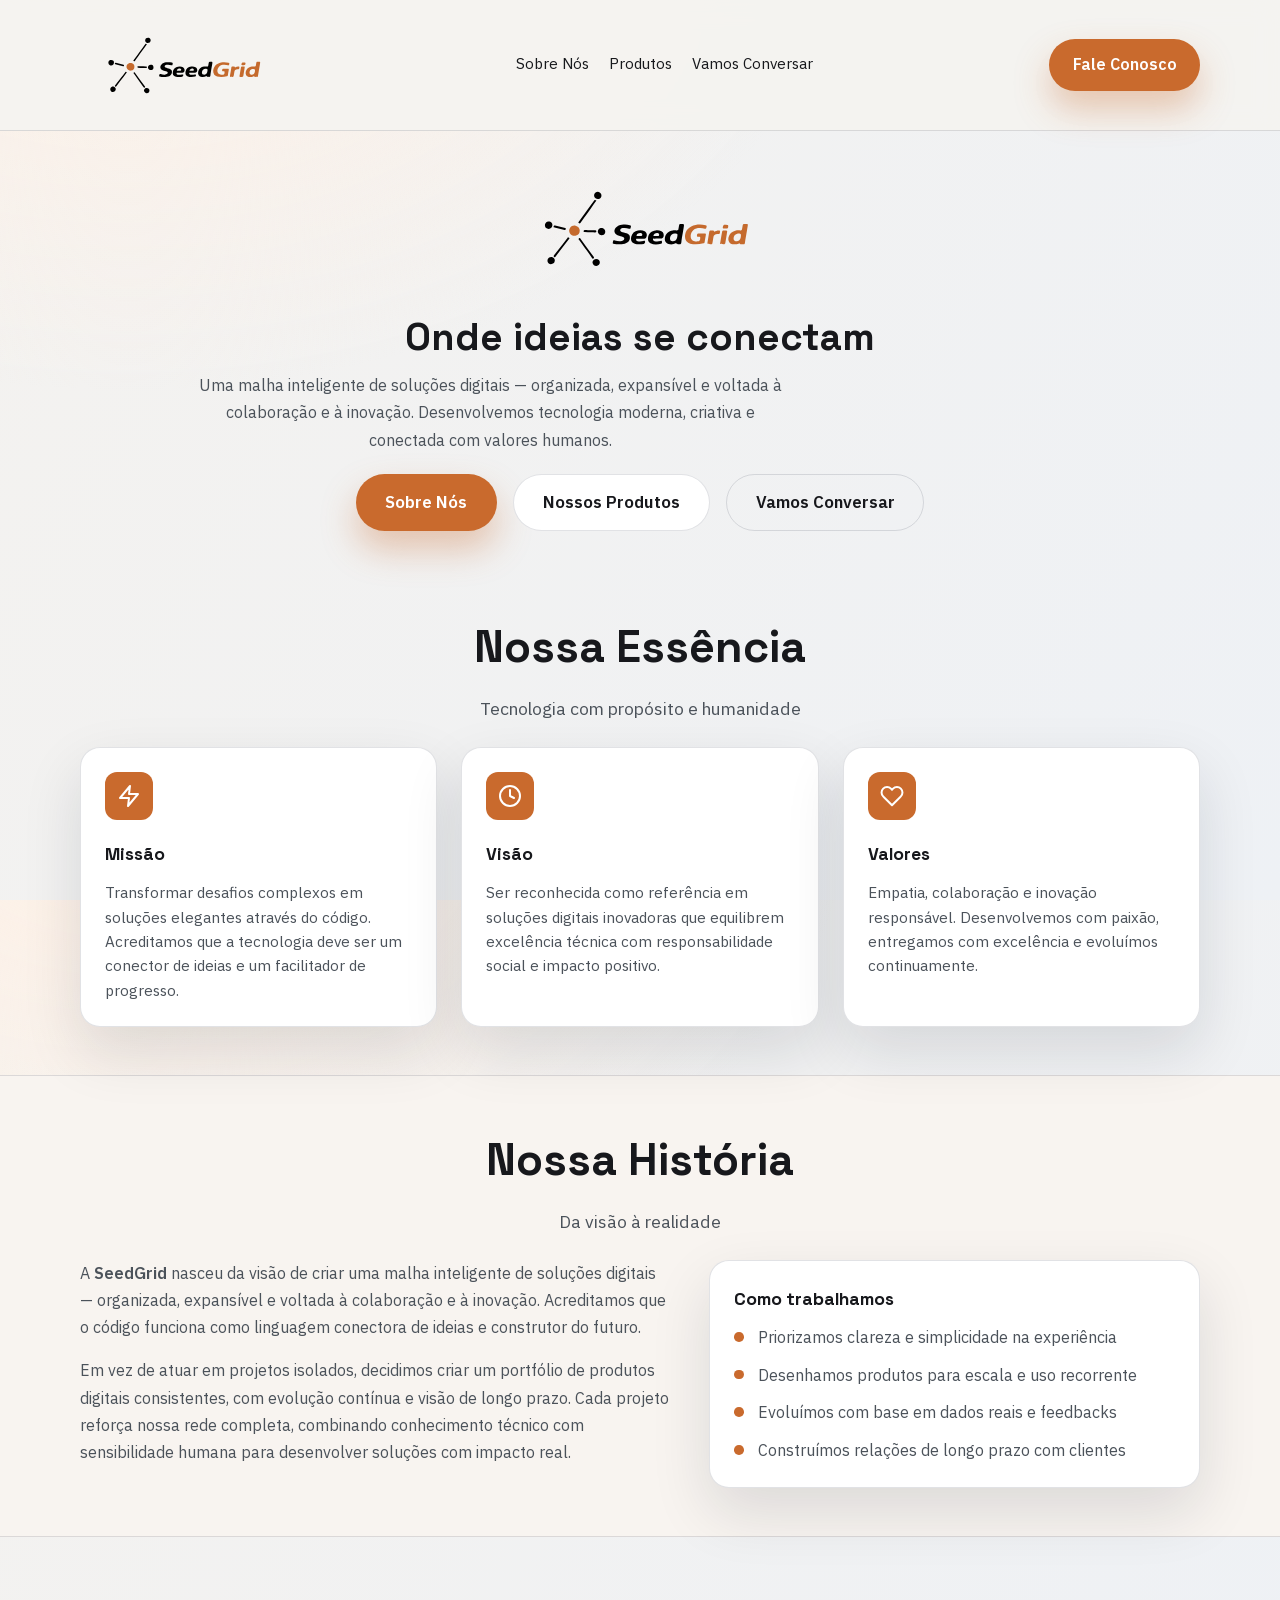
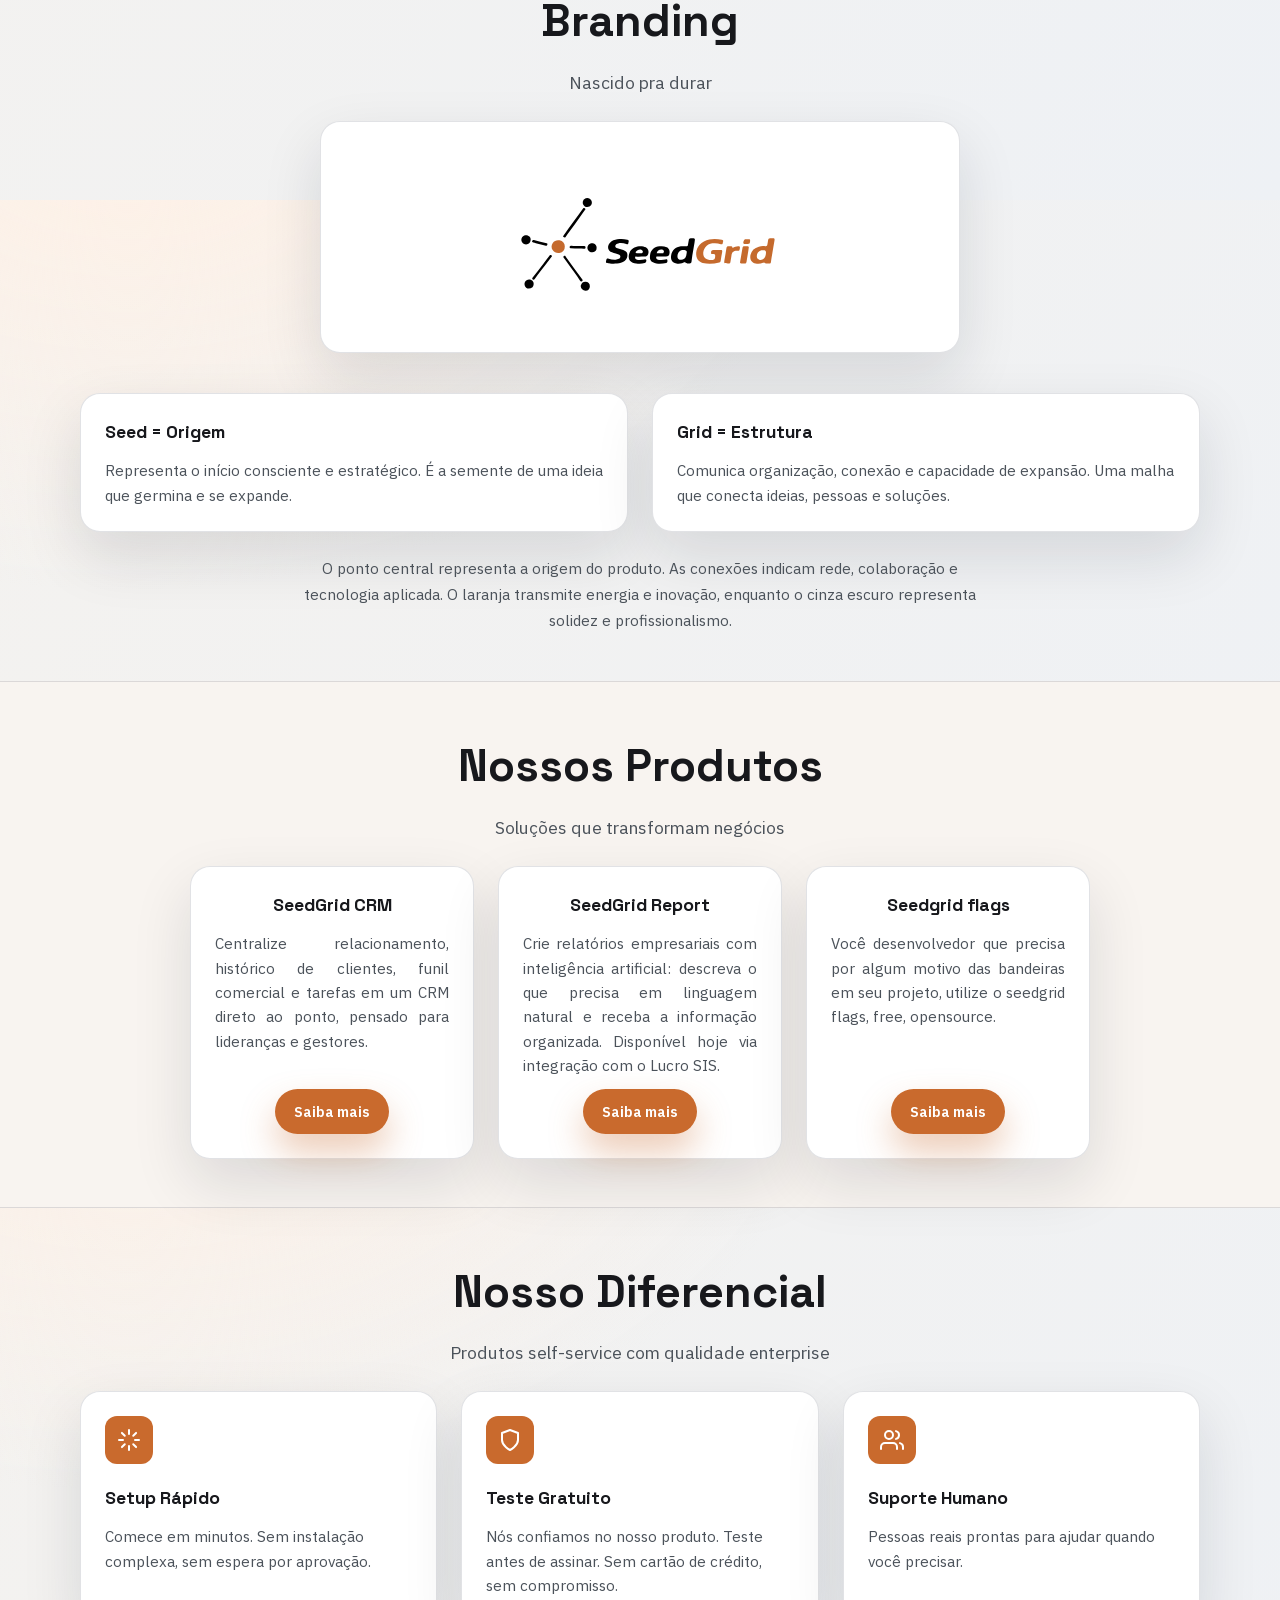
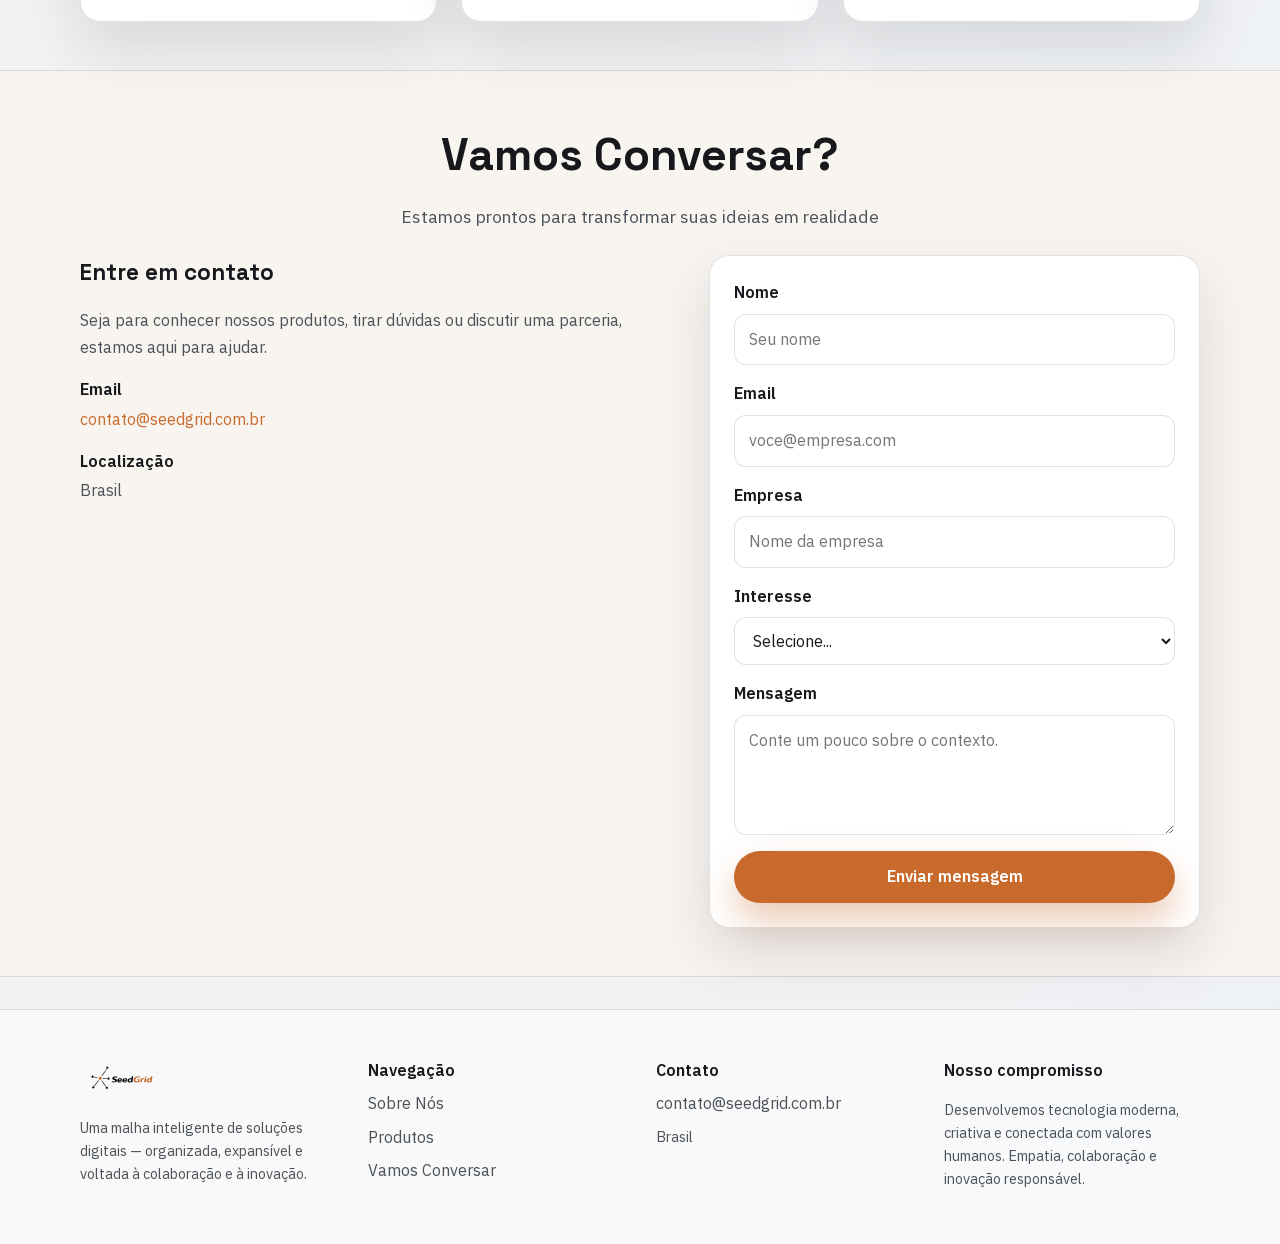
<file: index.html>
<!DOCTYPE html><html lang="pt-BR"><head><meta charSet="utf-8"/><meta name="viewport" content="width=device-width, initial-scale=1"/><link rel="preload" href="/_next/static/media/26d4368bf94c0ec4-s.p.woff2" as="font" crossorigin="" type="font/woff2"/><link rel="preload" href="/_next/static/media/36966cca54120369-s.p.woff2" as="font" crossorigin="" type="font/woff2"/><link rel="preload" as="image" href="/logo-seedgrid.svg"/><link rel="stylesheet" href="/_next/static/css/cdf262632625fcf9.css" data-precedence="next"/><link rel="preload" as="script" fetchPriority="low" href="/_next/static/chunks/webpack-0c88a3da052cc435.js"/><script src="/_next/static/chunks/fd9d1056-dfffb4ae752b51ab.js" async=""></script><script src="/_next/static/chunks/117-11893e0fa8755dac.js" async=""></script><script src="/_next/static/chunks/main-app-fd188bc3b7be9ad1.js" async=""></script><script src="/_next/static/chunks/972-98be7422930b2384.js" async=""></script><script src="/_next/static/chunks/app/page-83b9bbc09eb6d328.js" async=""></script><script src="/_next/static/chunks/app/layout-63b1d04bbe64667a.js" async=""></script><title>SeedGrid | Onde ideias se conectam</title><meta name="description" content="Uma malha inteligente de soluções digitais — organizada, expansível e voltada à colaboração e à inovação."/><link rel="icon" href="/favicon.svg"/><meta name="next-size-adjust"/><script src="/_next/static/chunks/polyfills-42372ed130431b0a.js" noModule=""></script></head><body class="__variable_49a339 __variable_fde359"><div class="page"><header class="site-header"><div class="container header-inner"><a class="logo-link" aria-label="SeedGrid" href="/"><span class="logo"><img src="/logo-seedgrid.svg" alt="SeedGrid" class="logo-img" width="248" height="112"/></span></a><nav class="nav" aria-label="Navegação principal"><a href="/#sobre">Sobre Nós</a><a href="/#produtos">Produtos</a><a href="/#contato">Vamos Conversar</a></nav><div class="header-actions"><a class="btn primary" href="/#contato">Fale Conosco</a></div></div></header><main><section class="hero hero-home"><div class="container hero-center"><div class="animate-in hero-logo"><span class="logo"><img src="/logo-seedgrid.svg" alt="SeedGrid" class="logo-img" width="248" height="112"/></span></div><h1 class="animate-in" style="animation-delay:0.1s">Onde ideias se conectam</h1><p class="hero-subtitle animate-in" style="animation-delay:0.2s">Uma malha inteligente de soluções digitais — organizada, expansível e voltada à colaboração e à inovação. Desenvolvemos tecnologia moderna, criativa e conectada com valores humanos.</p><div class="cta-group animate-in" style="animation-delay:0.3s"><a class="btn primary" href="#sobre">Sobre Nós</a><a class="btn secondary" href="#produtos">Nossos Produtos</a><a class="btn ghost" href="#contato">Vamos Conversar</a></div></div></section><section id="sobre" class="section"><div class="container"><div class="section-head center"><h2 class="section-title-large">Nossa Essência</h2><p class="section-subtitle">Tecnologia com propósito e humanidade</p></div><div class="grid grid-3"><div class="card card-icon animate-in"><div class="card-icon-wrapper"><svg viewBox="0 0 24 24" fill="none" stroke="currentColor" stroke-width="2" stroke-linecap="round" stroke-linejoin="round"><path d="M13 2L3 14h9l-1 8 10-12h-9l1-8z"></path></svg></div><h3>Missão</h3><p>Transformar desafios complexos em soluções elegantes através do código. Acreditamos que a tecnologia deve ser um conector de ideias e um facilitador de progresso.</p></div><div class="card card-icon animate-in" style="animation-delay:0.1s"><div class="card-icon-wrapper"><svg viewBox="0 0 24 24" fill="none" stroke="currentColor" stroke-width="2" stroke-linecap="round" stroke-linejoin="round"><circle cx="12" cy="12" r="10"></circle><polyline points="12 6 12 12 16 14"></polyline></svg></div><h3>Visão</h3><p>Ser reconhecida como referência em soluções digitais inovadoras que equilibrem excelência técnica com responsabilidade social e impacto positivo.</p></div><div class="card card-icon animate-in" style="animation-delay:0.2s"><div class="card-icon-wrapper"><svg viewBox="0 0 24 24" fill="none" stroke="currentColor" stroke-width="2" stroke-linecap="round" stroke-linejoin="round"><path d="M20.84 4.61a5.5 5.5 0 0 0-7.78 0L12 5.67l-1.06-1.06a5.5 5.5 0 0 0-7.78 7.78l1.06 1.06L12 21.23l7.78-7.78 1.06-1.06a5.5 5.5 0 0 0 0-7.78z"></path></svg></div><h3>Valores</h3><p>Empatia, colaboração e inovação responsável. Desenvolvemos com paixão, entregamos com excelência e evoluímos continuamente.</p></div></div></div></section><section id="historia" class="section alt"><div class="container"><div class="section-head center"><h2 class="section-title-large">Nossa História</h2><p class="section-subtitle">Da visão à realidade</p></div><div class="content-split"><div class="content-text"><p>A <strong>SeedGrid</strong> nasceu da visão de criar uma malha inteligente de soluções digitais — organizada, expansível e voltada à colaboração e à inovação. Acreditamos que o código funciona como linguagem conectora de ideias e construtor do futuro.</p><p>Em vez de atuar em projetos isolados, decidimos criar um portfólio de produtos digitais consistentes, com evolução contínua e visão de longo prazo. Cada projeto reforça nossa rede completa, combinando conhecimento técnico com sensibilidade humana para desenvolver soluções com impacto real.</p></div><div class="card"><h3>Como trabalhamos</h3><ul class="list"><li>Priorizamos clareza e simplicidade na experiência</li><li>Desenhamos produtos para escala e uso recorrente</li><li>Evoluímos com base em dados reais e feedbacks</li><li>Construímos relações de longo prazo com clientes</li></ul></div></div></div></section><section id="marca" class="section"><div class="container"><div class="section-head center"><h2 class="section-title-large">Branding</h2><p class="section-subtitle">Nascido pra durar</p></div><div class="brand-content"><div class="brand-logo-display"><span class="logo"><img src="/logo-seedgrid.svg" alt="SeedGrid" class="logo-img" width="248" height="112"/></span></div><div class="brand-explanation"><div class="grid grid-2"><div class="card"><h3>Seed = Origem</h3><p>Representa o início consciente e estratégico. É a semente de uma ideia que germina e se expande.</p></div><div class="card"><h3>Grid = Estrutura</h3><p>Comunica organização, conexão e capacidade de expansão. Uma malha que conecta ideias, pessoas e soluções.</p></div></div><p class="brand-note">O ponto central representa a origem do produto. As conexões indicam rede, colaboração e tecnologia aplicada. O laranja transmite energia e inovação, enquanto o cinza escuro representa solidez e profissionalismo.</p></div></div></div></section><section id="produtos" class="section alt"><div class="container"><div class="section-head center"><h2 class="section-title-large">Nossos Produtos</h2><p class="section-subtitle">Soluções que transformam negócios</p></div><div class="products-grid"><div class="card product-card animate-in" style="animation-delay:0.1s"><div class="product-card-title"><h3>SeedGrid CRM</h3></div><p>Centralize relacionamento, histórico de clientes, funil comercial e tarefas em um CRM direto ao ponto, pensado para lideranças e gestores.</p><a class="btn primary small" href="/produtos/crm/">Saiba mais</a></div><div class="card product-card animate-in" style="animation-delay:0.2s"><div class="product-card-title"><h3>SeedGrid Report</h3></div><p>Crie relatórios empresariais com inteligência artificial: descreva o que precisa em linguagem natural e receba a informação organizada. Disponível hoje via integração com o Lucro SIS.</p><a class="btn primary small" href="/produtos/report/">Saiba mais</a></div><div class="card product-card animate-in" style="animation-delay:0.30000000000000004s"><div class="product-card-title"><h3>Seedgrid flags</h3></div><p>Você desenvolvedor que precisa por algum motivo das bandeiras em seu projeto, utilize o seedgrid flags, free, opensource.</p><a class="btn primary small" target="_blank" rel="noreferrer" href="https://flags.seedgrid.com.br/">Saiba mais</a></div></div></div></section><section id="diferencial" class="section"><div class="container"><div class="section-head center"><h2 class="section-title-large">Nosso Diferencial</h2><p class="section-subtitle">Produtos self-service com qualidade enterprise</p></div><div class="grid grid-3"><div class="card card-icon animate-in"><div class="card-icon-wrapper"><svg viewBox="0 0 24 24" fill="none" stroke="currentColor" stroke-width="2" stroke-linecap="round" stroke-linejoin="round"><path d="M12 2v4M12 18v4M4.93 4.93l2.83 2.83M16.24 16.24l2.83 2.83M2 12h4M18 12h4M4.93 19.07l2.83-2.83M16.24 7.76l2.83-2.83"></path></svg></div><h3>Setup Rápido</h3><p>Comece em minutos. Sem instalação complexa, sem espera por aprovação.</p></div><div class="card card-icon animate-in" style="animation-delay:0.1s"><div class="card-icon-wrapper"><svg viewBox="0 0 24 24" fill="none" stroke="currentColor" stroke-width="2" stroke-linecap="round" stroke-linejoin="round"><path d="M12 22s8-4 8-10V5l-8-3-8 3v7c0 6 8 10 8 10z"></path></svg></div><h3>Teste Gratuito</h3><p>Nós confiamos no nosso produto. Teste antes de assinar. Sem cartão de crédito, sem compromisso.</p></div><div class="card card-icon animate-in" style="animation-delay:0.2s"><div class="card-icon-wrapper"><svg viewBox="0 0 24 24" fill="none" stroke="currentColor" stroke-width="2" stroke-linecap="round" stroke-linejoin="round"><path d="M17 21v-2a4 4 0 0 0-4-4H5a4 4 0 0 0-4 4v2"></path><circle cx="9" cy="7" r="4"></circle><path d="M23 21v-2a4 4 0 0 0-3-3.87M16 3.13a4 4 0 0 1 0 7.75"></path></svg></div><h3>Suporte Humano</h3><p>Pessoas reais prontas para ajudar quando você precisar.</p></div></div></div></section><section id="contato" class="section alt"><div class="container"><div class="section-head center"><h2 class="section-title-large">Vamos Conversar?</h2><p class="section-subtitle">Estamos prontos para transformar suas ideias em realidade</p></div><div class="content-split contact-split"><div class="content-text contact-intro"><h3>Entre em contato</h3><p>Seja para conhecer nossos produtos, tirar dúvidas ou discutir uma parceria, estamos aqui para ajudar.</p><div class="contact-details"><div class="contact-detail"><span class="contact-label">Email</span><a class="contact-value" href="mailto:contato@seedgrid.com.br">contato@seedgrid.com.br</a></div><div class="contact-detail"><span class="contact-label">Localização</span><span class="contact-value">Brasil</span></div></div></div><form class="card form"><div class="field"><label for="nome">Nome</label><input id="nome" type="text" placeholder="Seu nome" name="nome"/></div><div class="field"><label for="email">Email</label><input id="email" type="email" placeholder="voce@empresa.com" name="email"/></div><div class="field"><label for="empresa">Empresa</label><input id="empresa" type="text" placeholder="Nome da empresa" name="empresa"/></div><div class="field"><label for="interesse">Interesse</label><select id="interesse" name="interesse"><option value="" disabled="" selected="">Selecione...</option><option value="demo">Solicitar demonstracao</option><option value="comercial">Falar com o comercial</option><option value="parceria">Parcerias e canais</option></select></div><div class="field"><label for="mensagem">Mensagem</label><textarea id="mensagem" name="mensagem" placeholder="Conte um pouco sobre o contexto."></textarea></div><button class="btn primary" type="submit">Enviar mensagem</button></form></div></div></section></main><footer class="site-footer"><div class="container footer-grid"><div><span class="logo"><img src="/logo-seedgrid.svg" alt="SeedGrid" class="logo-img" width="248" height="112"/></span><p class="footer-note">Uma malha inteligente de soluções digitais — organizada, expansível e voltada à colaboração e à inovação.</p></div><div><span class="footer-title">Navegação</span><div class="footer-links"><a href="/#sobre">Sobre Nós</a><a href="/#produtos">Produtos</a><a href="/#contato">Vamos Conversar</a></div></div><div><span class="footer-title">Contato</span><div class="footer-links"><a href="mailto:contato@seedgrid.com.br">contato@seedgrid.com.br</a><span class="footer-note">Brasil</span></div></div><div><span class="footer-title">Nosso compromisso</span><p class="footer-note">Desenvolvemos tecnologia moderna, criativa e conectada com valores humanos. Empatia, colaboração e inovação responsável.</p></div></div></footer></div><script src="/_next/static/chunks/webpack-0c88a3da052cc435.js" async=""></script><script>(self.__next_f=self.__next_f||[]).push([0]);self.__next_f.push([2,null])</script><script>self.__next_f.push([1,"1:HL[\"/_next/static/media/26d4368bf94c0ec4-s.p.woff2\",\"font\",{\"crossOrigin\":\"\",\"type\":\"font/woff2\"}]\n2:HL[\"/_next/static/media/36966cca54120369-s.p.woff2\",\"font\",{\"crossOrigin\":\"\",\"type\":\"font/woff2\"}]\n3:HL[\"/_next/static/css/cdf262632625fcf9.css\",\"style\"]\n"])</script><script>self.__next_f.push([1,"4:I[2846,[],\"\"]\n6:I[2972,[\"972\",\"static/chunks/972-98be7422930b2384.js\",\"931\",\"static/chunks/app/page-83b9bbc09eb6d328.js\"],\"\"]\n7:I[6970,[\"972\",\"static/chunks/972-98be7422930b2384.js\",\"185\",\"static/chunks/app/layout-63b1d04bbe64667a.js\"],\"default\"]\n8:I[4707,[],\"\"]\n9:I[6423,[],\"\"]\nb:I[1060,[],\"\"]\nc:[]\n"])</script><script>self.__next_f.push([1,"0:[\"$\",\"$L4\",null,{\"buildId\":\"IyWxa4U4KtD20ENsdDyJ3\",\"assetPrefix\":\"\",\"urlParts\":[\"\",\"\"],\"initialTree\":[\"\",{\"children\":[\"__PAGE__\",{}]},\"$undefined\",\"$undefined\",true],\"initialSeedData\":[\"\",{\"children\":[\"__PAGE__\",{},[[\"$L5\",[[\"$\",\"section\",null,{\"className\":\"hero hero-home\",\"children\":[\"$\",\"div\",null,{\"className\":\"container hero-center\",\"children\":[[\"$\",\"div\",null,{\"className\":\"animate-in hero-logo\",\"children\":[\"$\",\"span\",null,{\"className\":\"logo\",\"children\":[\"$\",\"img\",null,{\"src\":\"/logo-seedgrid.svg\",\"alt\":\"SeedGrid\",\"className\":\"logo-img\",\"width\":\"248\",\"height\":\"112\"}]}]}],[\"$\",\"h1\",null,{\"className\":\"animate-in\",\"style\":{\"animationDelay\":\"0.1s\"},\"children\":\"Onde ideias se conectam\"}],[\"$\",\"p\",null,{\"className\":\"hero-subtitle animate-in\",\"style\":{\"animationDelay\":\"0.2s\"},\"children\":\"Uma malha inteligente de soluções digitais — organizada, expansível e voltada à colaboração e à inovação. Desenvolvemos tecnologia moderna, criativa e conectada com valores humanos.\"}],[\"$\",\"div\",null,{\"className\":\"cta-group animate-in\",\"style\":{\"animationDelay\":\"0.3s\"},\"children\":[[\"$\",\"a\",null,{\"className\":\"btn primary\",\"href\":\"#sobre\",\"children\":\"Sobre Nós\"}],[\"$\",\"a\",null,{\"className\":\"btn secondary\",\"href\":\"#produtos\",\"children\":\"Nossos Produtos\"}],[\"$\",\"a\",null,{\"className\":\"btn ghost\",\"href\":\"#contato\",\"children\":\"Vamos Conversar\"}]]}]]}]}],[\"$\",\"section\",null,{\"id\":\"sobre\",\"className\":\"section\",\"children\":[\"$\",\"div\",null,{\"className\":\"container\",\"children\":[[\"$\",\"div\",null,{\"className\":\"section-head center\",\"children\":[[\"$\",\"h2\",null,{\"className\":\"section-title-large\",\"children\":\"Nossa Essência\"}],[\"$\",\"p\",null,{\"className\":\"section-subtitle\",\"children\":\"Tecnologia com propósito e humanidade\"}]]}],[\"$\",\"div\",null,{\"className\":\"grid grid-3\",\"children\":[[\"$\",\"div\",null,{\"className\":\"card card-icon animate-in\",\"children\":[[\"$\",\"div\",null,{\"className\":\"card-icon-wrapper\",\"children\":[\"$\",\"svg\",null,{\"viewBox\":\"0 0 24 24\",\"fill\":\"none\",\"stroke\":\"currentColor\",\"strokeWidth\":\"2\",\"strokeLinecap\":\"round\",\"strokeLinejoin\":\"round\",\"children\":[\"$\",\"path\",null,{\"d\":\"M13 2L3 14h9l-1 8 10-12h-9l1-8z\"}]}]}],[\"$\",\"h3\",null,{\"children\":\"Missão\"}],[\"$\",\"p\",null,{\"children\":\"Transformar desafios complexos em soluções elegantes através do código. Acreditamos que a tecnologia deve ser um conector de ideias e um facilitador de progresso.\"}]]}],[\"$\",\"div\",null,{\"className\":\"card card-icon animate-in\",\"style\":{\"animationDelay\":\"0.1s\"},\"children\":[[\"$\",\"div\",null,{\"className\":\"card-icon-wrapper\",\"children\":[\"$\",\"svg\",null,{\"viewBox\":\"0 0 24 24\",\"fill\":\"none\",\"stroke\":\"currentColor\",\"strokeWidth\":\"2\",\"strokeLinecap\":\"round\",\"strokeLinejoin\":\"round\",\"children\":[[\"$\",\"circle\",null,{\"cx\":\"12\",\"cy\":\"12\",\"r\":\"10\"}],[\"$\",\"polyline\",null,{\"points\":\"12 6 12 12 16 14\"}]]}]}],[\"$\",\"h3\",null,{\"children\":\"Visão\"}],[\"$\",\"p\",null,{\"children\":\"Ser reconhecida como referência em soluções digitais inovadoras que equilibrem excelência técnica com responsabilidade social e impacto positivo.\"}]]}],[\"$\",\"div\",null,{\"className\":\"card card-icon animate-in\",\"style\":{\"animationDelay\":\"0.2s\"},\"children\":[[\"$\",\"div\",null,{\"className\":\"card-icon-wrapper\",\"children\":[\"$\",\"svg\",null,{\"viewBox\":\"0 0 24 24\",\"fill\":\"none\",\"stroke\":\"currentColor\",\"strokeWidth\":\"2\",\"strokeLinecap\":\"round\",\"strokeLinejoin\":\"round\",\"children\":[\"$\",\"path\",null,{\"d\":\"M20.84 4.61a5.5 5.5 0 0 0-7.78 0L12 5.67l-1.06-1.06a5.5 5.5 0 0 0-7.78 7.78l1.06 1.06L12 21.23l7.78-7.78 1.06-1.06a5.5 5.5 0 0 0 0-7.78z\"}]}]}],[\"$\",\"h3\",null,{\"children\":\"Valores\"}],[\"$\",\"p\",null,{\"children\":\"Empatia, colaboração e inovação responsável. Desenvolvemos com paixão, entregamos com excelência e evoluímos continuamente.\"}]]}]]}]]}]}],[\"$\",\"section\",null,{\"id\":\"historia\",\"className\":\"section alt\",\"children\":[\"$\",\"div\",null,{\"className\":\"container\",\"children\":[[\"$\",\"div\",null,{\"className\":\"section-head center\",\"children\":[[\"$\",\"h2\",null,{\"className\":\"section-title-large\",\"children\":\"Nossa História\"}],[\"$\",\"p\",null,{\"className\":\"section-subtitle\",\"children\":\"Da visão à realidade\"}]]}],[\"$\",\"div\",null,{\"className\":\"content-split\",\"children\":[[\"$\",\"div\",null,{\"className\":\"content-text\",\"children\":[[\"$\",\"p\",null,{\"children\":[\"A \",[\"$\",\"strong\",null,{\"children\":\"SeedGrid\"}],\" nasceu da visão de criar uma malha inteligente de soluções digitais — organizada, expansível e voltada à colaboração e à inovação. Acreditamos que o código funciona como linguagem conectora de ideias e construtor do futuro.\"]}],[\"$\",\"p\",null,{\"children\":\"Em vez de atuar em projetos isolados, decidimos criar um portfólio de produtos digitais consistentes, com evolução contínua e visão de longo prazo. Cada projeto reforça nossa rede completa, combinando conhecimento técnico com sensibilidade humana para desenvolver soluções com impacto real.\"}]]}],[\"$\",\"div\",null,{\"className\":\"card\",\"children\":[[\"$\",\"h3\",null,{\"children\":\"Como trabalhamos\"}],[\"$\",\"ul\",null,{\"className\":\"list\",\"children\":[[\"$\",\"li\",null,{\"children\":\"Priorizamos clareza e simplicidade na experiência\"}],[\"$\",\"li\",null,{\"children\":\"Desenhamos produtos para escala e uso recorrente\"}],[\"$\",\"li\",null,{\"children\":\"Evoluímos com base em dados reais e feedbacks\"}],[\"$\",\"li\",null,{\"children\":\"Construímos relações de longo prazo com clientes\"}]]}]]}]]}]]}]}],[\"$\",\"section\",null,{\"id\":\"marca\",\"className\":\"section\",\"children\":[\"$\",\"div\",null,{\"className\":\"container\",\"children\":[[\"$\",\"div\",null,{\"className\":\"section-head center\",\"children\":[[\"$\",\"h2\",null,{\"className\":\"section-title-large\",\"children\":\"Branding\"}],[\"$\",\"p\",null,{\"className\":\"section-subtitle\",\"children\":\"Nascido pra durar\"}]]}],[\"$\",\"div\",null,{\"className\":\"brand-content\",\"children\":[[\"$\",\"div\",null,{\"className\":\"brand-logo-display\",\"children\":[\"$\",\"span\",null,{\"className\":\"logo\",\"children\":[\"$\",\"img\",null,{\"src\":\"/logo-seedgrid.svg\",\"alt\":\"SeedGrid\",\"className\":\"logo-img\",\"width\":\"248\",\"height\":\"112\"}]}]}],[\"$\",\"div\",null,{\"className\":\"brand-explanation\",\"children\":[[\"$\",\"div\",null,{\"className\":\"grid grid-2\",\"children\":[[\"$\",\"div\",null,{\"className\":\"card\",\"children\":[[\"$\",\"h3\",null,{\"children\":\"Seed = Origem\"}],[\"$\",\"p\",null,{\"children\":\"Representa o início consciente e estratégico. É a semente de uma ideia que germina e se expande.\"}]]}],[\"$\",\"div\",null,{\"className\":\"card\",\"children\":[[\"$\",\"h3\",null,{\"children\":\"Grid = Estrutura\"}],[\"$\",\"p\",null,{\"children\":\"Comunica organização, conexão e capacidade de expansão. Uma malha que conecta ideias, pessoas e soluções.\"}]]}]]}],[\"$\",\"p\",null,{\"className\":\"brand-note\",\"children\":\"O ponto central representa a origem do produto. As conexões indicam rede, colaboração e tecnologia aplicada. O laranja transmite energia e inovação, enquanto o cinza escuro representa solidez e profissionalismo.\"}]]}]]}]]}]}],[\"$\",\"section\",null,{\"id\":\"produtos\",\"className\":\"section alt\",\"children\":[\"$\",\"div\",null,{\"className\":\"container\",\"children\":[[\"$\",\"div\",null,{\"className\":\"section-head center\",\"children\":[[\"$\",\"h2\",null,{\"className\":\"section-title-large\",\"children\":\"Nossos Produtos\"}],[\"$\",\"p\",null,{\"className\":\"section-subtitle\",\"children\":\"Soluções que transformam negócios\"}]]}],[\"$\",\"div\",null,{\"className\":\"products-grid\",\"children\":[[\"$\",\"div\",\"crm\",{\"className\":\"card product-card animate-in\",\"style\":{\"animationDelay\":\"0.1s\"},\"children\":[[\"$\",\"div\",null,{\"className\":\"product-card-title\",\"children\":[false,[\"$\",\"h3\",null,{\"children\":\"SeedGrid CRM\"}]]}],[\"$\",\"p\",null,{\"children\":\"Centralize relacionamento, histórico de clientes, funil comercial e tarefas em um CRM direto ao ponto, pensado para lideranças e gestores.\"}],[\"$\",\"$L6\",null,{\"className\":\"btn primary small\",\"href\":\"/produtos/crm\",\"target\":\"$undefined\",\"rel\":\"$undefined\",\"children\":\"Saiba mais\"}]]}],[\"$\",\"div\",\"report\",{\"className\":\"card product-card animate-in\",\"style\":{\"animationDelay\":\"0.2s\"},\"children\":[[\"$\",\"div\",null,{\"className\":\"product-card-title\",\"children\":[false,[\"$\",\"h3\",null,{\"children\":\"SeedGrid Report\"}]]}],[\"$\",\"p\",null,{\"children\":\"Crie relatórios empresariais com inteligência artificial: descreva o que precisa em linguagem natural e receba a informação organizada. Disponível hoje via integração com o Lucro SIS.\"}],[\"$\",\"$L6\",null,{\"className\":\"btn primary small\",\"href\":\"/produtos/report\",\"target\":\"$undefined\",\"rel\":\"$undefined\",\"children\":\"Saiba mais\"}]]}],[\"$\",\"div\",\"flags\",{\"className\":\"card product-card animate-in\",\"style\":{\"animationDelay\":\"0.30000000000000004s\"},\"children\":[[\"$\",\"div\",null,{\"className\":\"product-card-title\",\"children\":[false,[\"$\",\"h3\",null,{\"children\":\"Seedgrid flags\"}]]}],[\"$\",\"p\",null,{\"children\":\"Você desenvolvedor que precisa por algum motivo das bandeiras em seu projeto, utilize o seedgrid flags, free, opensource.\"}],[\"$\",\"$L6\",null,{\"className\":\"btn primary small\",\"href\":\"https://flags.seedgrid.com.br/\",\"target\":\"_blank\",\"rel\":\"noreferrer\",\"children\":\"Saiba mais\"}]]}]]}]]}]}],[\"$\",\"section\",null,{\"id\":\"diferencial\",\"className\":\"section\",\"children\":[\"$\",\"div\",null,{\"className\":\"container\",\"children\":[[\"$\",\"div\",null,{\"className\":\"section-head center\",\"children\":[[\"$\",\"h2\",null,{\"className\":\"section-title-large\",\"children\":\"Nosso Diferencial\"}],[\"$\",\"p\",null,{\"className\":\"section-subtitle\",\"children\":\"Produtos self-service com qualidade enterprise\"}]]}],[\"$\",\"div\",null,{\"className\":\"grid grid-3\",\"children\":[[\"$\",\"div\",null,{\"className\":\"card card-icon animate-in\",\"children\":[[\"$\",\"div\",null,{\"className\":\"card-icon-wrapper\",\"children\":[\"$\",\"svg\",null,{\"viewBox\":\"0 0 24 24\",\"fill\":\"none\",\"stroke\":\"currentColor\",\"strokeWidth\":\"2\",\"strokeLinecap\":\"round\",\"strokeLinejoin\":\"round\",\"children\":[\"$\",\"path\",null,{\"d\":\"M12 2v4M12 18v4M4.93 4.93l2.83 2.83M16.24 16.24l2.83 2.83M2 12h4M18 12h4M4.93 19.07l2.83-2.83M16.24 7.76l2.83-2.83\"}]}]}],[\"$\",\"h3\",null,{\"children\":\"Setup Rápido\"}],[\"$\",\"p\",null,{\"children\":\"Comece em minutos. Sem instalação complexa, sem espera por aprovação.\"}]]}],[\"$\",\"div\",null,{\"className\":\"card card-icon animate-in\",\"style\":{\"animationDelay\":\"0.1s\"},\"children\":[[\"$\",\"div\",null,{\"className\":\"card-icon-wrapper\",\"children\":[\"$\",\"svg\",null,{\"viewBox\":\"0 0 24 24\",\"fill\":\"none\",\"stroke\":\"currentColor\",\"strokeWidth\":\"2\",\"strokeLinecap\":\"round\",\"strokeLinejoin\":\"round\",\"children\":[\"$\",\"path\",null,{\"d\":\"M12 22s8-4 8-10V5l-8-3-8 3v7c0 6 8 10 8 10z\"}]}]}],[\"$\",\"h3\",null,{\"children\":\"Teste Gratuito\"}],[\"$\",\"p\",null,{\"children\":\"Nós confiamos no nosso produto. Teste antes de assinar. Sem cartão de crédito, sem compromisso.\"}]]}],[\"$\",\"div\",null,{\"className\":\"card card-icon animate-in\",\"style\":{\"animationDelay\":\"0.2s\"},\"children\":[[\"$\",\"div\",null,{\"className\":\"card-icon-wrapper\",\"children\":[\"$\",\"svg\",null,{\"viewBox\":\"0 0 24 24\",\"fill\":\"none\",\"stroke\":\"currentColor\",\"strokeWidth\":\"2\",\"strokeLinecap\":\"round\",\"strokeLinejoin\":\"round\",\"children\":[[\"$\",\"path\",null,{\"d\":\"M17 21v-2a4 4 0 0 0-4-4H5a4 4 0 0 0-4 4v2\"}],[\"$\",\"circle\",null,{\"cx\":\"9\",\"cy\":\"7\",\"r\":\"4\"}],[\"$\",\"path\",null,{\"d\":\"M23 21v-2a4 4 0 0 0-3-3.87M16 3.13a4 4 0 0 1 0 7.75\"}]]}]}],[\"$\",\"h3\",null,{\"children\":\"Suporte Humano\"}],[\"$\",\"p\",null,{\"children\":\"Pessoas reais prontas para ajudar quando você precisar.\"}]]}]]}]]}]}],[\"$\",\"section\",null,{\"id\":\"contato\",\"className\":\"section alt\",\"children\":[\"$\",\"div\",null,{\"className\":\"container\",\"children\":[[\"$\",\"div\",null,{\"className\":\"section-head center\",\"children\":[[\"$\",\"h2\",null,{\"className\":\"section-title-large\",\"children\":\"Vamos Conversar?\"}],[\"$\",\"p\",null,{\"className\":\"section-subtitle\",\"children\":\"Estamos prontos para transformar suas ideias em realidade\"}]]}],[\"$\",\"div\",null,{\"className\":\"content-split contact-split\",\"children\":[[\"$\",\"div\",null,{\"className\":\"content-text contact-intro\",\"children\":[[\"$\",\"h3\",null,{\"children\":\"Entre em contato\"}],[\"$\",\"p\",null,{\"children\":\"Seja para conhecer nossos produtos, tirar dúvidas ou discutir uma parceria, estamos aqui para ajudar.\"}],[\"$\",\"div\",null,{\"className\":\"contact-details\",\"children\":[[\"$\",\"div\",null,{\"className\":\"contact-detail\",\"children\":[[\"$\",\"span\",null,{\"className\":\"contact-label\",\"children\":\"Email\"}],[\"$\",\"a\",null,{\"className\":\"contact-value\",\"href\":\"mailto:contato@seedgrid.com.br\",\"children\":\"contato@seedgrid.com.br\"}]]}],[\"$\",\"div\",null,{\"className\":\"contact-detail\",\"children\":[[\"$\",\"span\",null,{\"className\":\"contact-label\",\"children\":\"Localização\"}],[\"$\",\"span\",null,{\"className\":\"contact-value\",\"children\":\"Brasil\"}]]}]]}]]}],[\"$\",\"form\",null,{\"className\":\"card form\",\"children\":[[\"$\",\"div\",null,{\"className\":\"field\",\"children\":[[\"$\",\"label\",null,{\"htmlFor\":\"nome\",\"children\":\"Nome\"}],[\"$\",\"input\",null,{\"id\":\"nome\",\"name\":\"nome\",\"type\":\"text\",\"placeholder\":\"Seu nome\"}]]}],[\"$\",\"div\",null,{\"className\":\"field\",\"children\":[[\"$\",\"label\",null,{\"htmlFor\":\"email\",\"children\":\"Email\"}],[\"$\",\"input\",null,{\"id\":\"email\",\"name\":\"email\",\"type\":\"email\",\"placeholder\":\"voce@empresa.com\"}]]}],[\"$\",\"div\",null,{\"className\":\"field\",\"children\":[[\"$\",\"label\",null,{\"htmlFor\":\"empresa\",\"children\":\"Empresa\"}],[\"$\",\"input\",null,{\"id\":\"empresa\",\"name\":\"empresa\",\"type\":\"text\",\"placeholder\":\"Nome da empresa\"}]]}],[\"$\",\"div\",null,{\"className\":\"field\",\"children\":[[\"$\",\"label\",null,{\"htmlFor\":\"interesse\",\"children\":\"Interesse\"}],[\"$\",\"select\",null,{\"id\":\"interesse\",\"name\":\"interesse\",\"defaultValue\":\"\",\"children\":[[\"$\",\"option\",null,{\"value\":\"\",\"disabled\":true,\"children\":\"Selecione...\"}],[\"$\",\"option\",null,{\"value\":\"demo\",\"children\":\"Solicitar demonstracao\"}],[\"$\",\"option\",null,{\"value\":\"comercial\",\"children\":\"Falar com o comercial\"}],[\"$\",\"option\",null,{\"value\":\"parceria\",\"children\":\"Parcerias e canais\"}]]}]]}],[\"$\",\"div\",null,{\"className\":\"field\",\"children\":[[\"$\",\"label\",null,{\"htmlFor\":\"mensagem\",\"children\":\"Mensagem\"}],[\"$\",\"textarea\",null,{\"id\":\"mensagem\",\"name\":\"mensagem\",\"placeholder\":\"Conte um pouco sobre o contexto.\"}]]}],[\"$\",\"button\",null,{\"className\":\"btn primary\",\"type\":\"submit\",\"children\":\"Enviar mensagem\"}]]}]]}]]}]}]],null],null],null]},[[[[\"$\",\"link\",\"0\",{\"rel\":\"stylesheet\",\"href\":\"/_next/static/css/cdf262632625fcf9.css\",\"precedence\":\"next\",\"crossOrigin\":\"$undefined\"}]],[\"$\",\"html\",null,{\"lang\":\"pt-BR\",\"children\":[\"$\",\"body\",null,{\"className\":\"__variable_49a339 __variable_fde359\",\"children\":[\"$\",\"div\",null,{\"className\":\"page\",\"children\":[[\"$\",\"$L7\",null,{}],[\"$\",\"header\",null,{\"className\":\"site-header\",\"children\":[\"$\",\"div\",null,{\"className\":\"container header-inner\",\"children\":[[\"$\",\"$L6\",null,{\"className\":\"logo-link\",\"href\":\"/\",\"aria-label\":\"SeedGrid\",\"children\":[\"$\",\"span\",null,{\"className\":\"logo\",\"children\":[\"$\",\"img\",null,{\"src\":\"/logo-seedgrid.svg\",\"alt\":\"SeedGrid\",\"className\":\"logo-img\",\"width\":\"248\",\"height\":\"112\"}]}]}],[\"$\",\"nav\",null,{\"className\":\"nav\",\"aria-label\":\"Navegação principal\",\"children\":[[\"$\",\"a\",null,{\"href\":\"/#sobre\",\"children\":\"Sobre Nós\"}],[\"$\",\"a\",null,{\"href\":\"/#produtos\",\"children\":\"Produtos\"}],[\"$\",\"a\",null,{\"href\":\"/#contato\",\"children\":\"Vamos Conversar\"}]]}],[\"$\",\"div\",null,{\"className\":\"header-actions\",\"children\":[\"$\",\"a\",null,{\"className\":\"btn primary\",\"href\":\"/#contato\",\"children\":\"Fale Conosco\"}]}]]}]}],[\"$\",\"main\",null,{\"children\":[\"$\",\"$L8\",null,{\"parallelRouterKey\":\"children\",\"segmentPath\":[\"children\"],\"error\":\"$undefined\",\"errorStyles\":\"$undefined\",\"errorScripts\":\"$undefined\",\"template\":[\"$\",\"$L9\",null,{}],\"templateStyles\":\"$undefined\",\"templateScripts\":\"$undefined\",\"notFound\":[[\"$\",\"title\",null,{\"children\":\"404: This page could not be found.\"}],[\"$\",\"div\",null,{\"style\":{\"fontFamily\":\"system-ui,\\\"Segoe UI\\\",Roboto,Helvetica,Arial,sans-serif,\\\"Apple Color Emoji\\\",\\\"Segoe UI Emoji\\\"\",\"height\":\"100vh\",\"textAlign\":\"center\",\"display\":\"flex\",\"flexDirection\":\"column\",\"alignItems\":\"center\",\"justifyContent\":\"center\"},\"children\":[\"$\",\"div\",null,{\"children\":[[\"$\",\"style\",null,{\"dangerouslySetInnerHTML\":{\"__html\":\"body{color:#000;background:#fff;margin:0}.next-error-h1{border-right:1px solid rgba(0,0,0,.3)}@media (prefers-color-scheme:dark){body{color:#fff;background:#000}.next-error-h1{border-right:1px solid rgba(255,255,255,.3)}}\"}}],[\"$\",\"h1\",null,{\"className\":\"next-error-h1\",\"style\":{\"display\":\"inline-block\",\"margin\":\"0 20px 0 0\",\"padding\":\"0 23px 0 0\",\"fontSize\":24,\"fontWeight\":500,\"verticalAlign\":\"top\",\"lineHeight\":\"49px\"},\"children\":\"404\"}],[\"$\",\"div\",null,{\"style\":{\"display\":\"inline-block\"},\"children\":[\"$\",\"h2\",null,{\"style\":{\"fontSize\":14,\"fontWeight\":400,\"lineHeight\":\"49px\",\"margin\":0},\"children\":\"This page could not be found.\"}]}]]}]}]],\"notFoundStyles\":[]}]}],[\"$\",\"footer\",null,{\"className\":\"site-footer\",\"children\":[\"$\",\"div\",null,{\"className\":\"container footer-grid\",\"children\":[[\"$\",\"div\",null,{\"children\":[[\"$\",\"span\",null,{\"className\":\"logo\",\"children\":[\"$\",\"img\",null,{\"src\":\"/logo-seedgrid.svg\",\"alt\":\"SeedGrid\",\"className\":\"logo-img\",\"width\":\"248\",\"height\":\"112\"}]}],[\"$\",\"p\",null,{\"className\":\"footer-note\",\"children\":\"Uma malha inteligente de soluções digitais — organizada, expansível e voltada à colaboração e à inovação.\"}]]}],[\"$\",\"div\",null,{\"children\":[[\"$\",\"span\",null,{\"className\":\"footer-title\",\"children\":\"Navegação\"}],[\"$\",\"div\",null,{\"className\":\"footer-links\",\"children\":[[\"$\",\"a\",null,{\"href\":\"/#sobre\",\"children\":\"Sobre Nós\"}],[\"$\",\"a\",null,{\"href\":\"/#produtos\",\"children\":\"Produtos\"}],[\"$\",\"a\",null,{\"href\":\"/#contato\",\"children\":\"Vamos Conversar\"}]]}]]}],[\"$\",\"div\",null,{\"children\":[[\"$\",\"span\",null,{\"className\":\"footer-title\",\"children\":\"Contato\"}],[\"$\",\"div\",null,{\"className\":\"footer-links\",\"children\":[[\"$\",\"a\",null,{\"href\":\"mailto:contato@seedgrid.com.br\",\"children\":\"contato@seedgrid.com.br\"}],[\"$\",\"span\",null,{\"className\":\"footer-note\",\"children\":\"Brasil\"}]]}]]}],[\"$\",\"div\",null,{\"children\":[[\"$\",\"span\",null,{\"className\":\"footer-title\",\"children\":\"Nosso compromisso\"}],[\"$\",\"p\",null,{\"className\":\"footer-note\",\"children\":\"Desenvolvemos tecnologia moderna, criativa e conectada com valores humanos. Empatia, colaboração e inovação responsável.\"}]]}]]}]}]]}]}]}]],null],null],\"couldBeIntercepted\":false,\"initialHead\":[null,\"$La\"],\"globalErrorComponent\":\"$b\",\"missingSlots\":\"$Wc\"}]\n"])</script><script>self.__next_f.push([1,"a:[[\"$\",\"meta\",\"0\",{\"name\":\"viewport\",\"content\":\"width=device-width, initial-scale=1\"}],[\"$\",\"meta\",\"1\",{\"charSet\":\"utf-8\"}],[\"$\",\"title\",\"2\",{\"children\":\"SeedGrid | Onde ideias se conectam\"}],[\"$\",\"meta\",\"3\",{\"name\":\"description\",\"content\":\"Uma malha inteligente de soluções digitais — organizada, expansível e voltada à colaboração e à inovação.\"}],[\"$\",\"link\",\"4\",{\"rel\":\"icon\",\"href\":\"/favicon.svg\"}],[\"$\",\"meta\",\"5\",{\"name\":\"next-size-adjust\"}]]\n5:null\n"])</script></body></html>
</file>
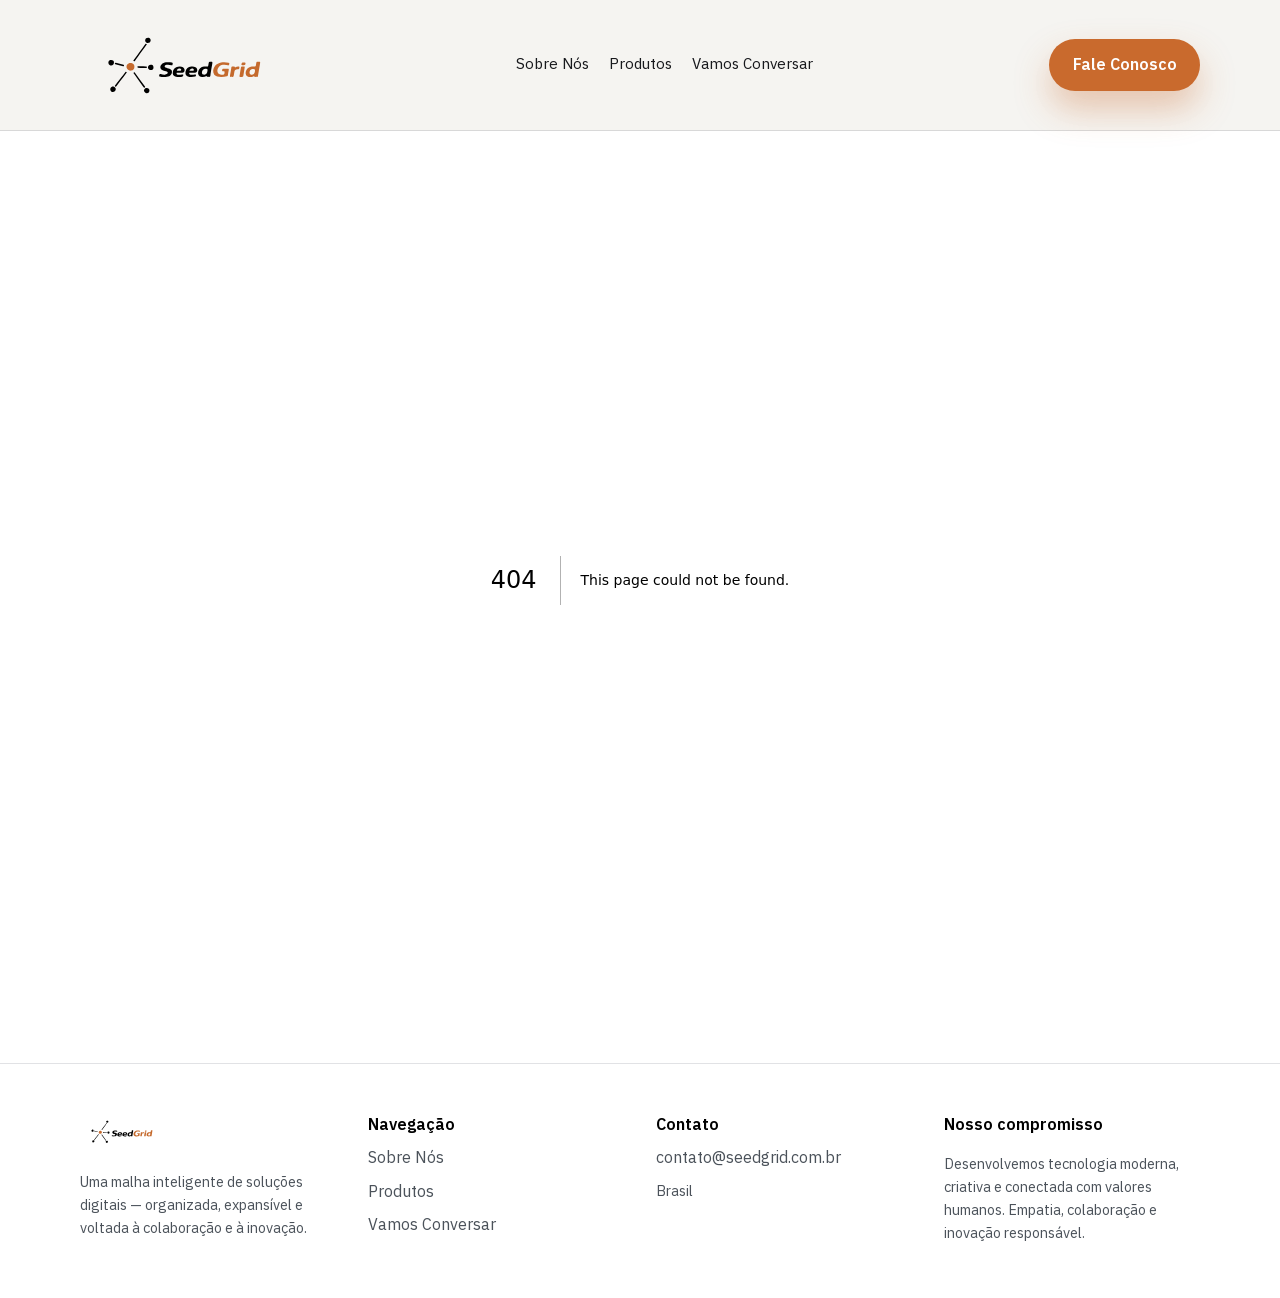
<file: 404/index.html>
<!DOCTYPE html><html lang="pt-BR"><head><meta charSet="utf-8"/><meta name="viewport" content="width=device-width, initial-scale=1"/><link rel="preload" href="/_next/static/media/26d4368bf94c0ec4-s.p.woff2" as="font" crossorigin="" type="font/woff2"/><link rel="preload" href="/_next/static/media/36966cca54120369-s.p.woff2" as="font" crossorigin="" type="font/woff2"/><link rel="preload" as="image" href="/logo-seedgrid.svg"/><link rel="stylesheet" href="/_next/static/css/cdf262632625fcf9.css" data-precedence="next"/><link rel="preload" as="script" fetchPriority="low" href="/_next/static/chunks/webpack-0c88a3da052cc435.js"/><script src="/_next/static/chunks/fd9d1056-dfffb4ae752b51ab.js" async=""></script><script src="/_next/static/chunks/117-11893e0fa8755dac.js" async=""></script><script src="/_next/static/chunks/main-app-fd188bc3b7be9ad1.js" async=""></script><script src="/_next/static/chunks/972-98be7422930b2384.js" async=""></script><script src="/_next/static/chunks/app/layout-63b1d04bbe64667a.js" async=""></script><script src="/_next/static/chunks/app/page-83b9bbc09eb6d328.js" async=""></script><meta name="robots" content="noindex"/><title>404: This page could not be found.</title><title>SeedGrid | Onde ideias se conectam</title><meta name="description" content="Uma malha inteligente de soluções digitais — organizada, expansível e voltada à colaboração e à inovação."/><link rel="icon" href="/favicon.svg"/><meta name="next-size-adjust"/><script src="/_next/static/chunks/polyfills-42372ed130431b0a.js" noModule=""></script></head><body class="__variable_49a339 __variable_fde359"><div class="page"><header class="site-header"><div class="container header-inner"><a class="logo-link" aria-label="SeedGrid" href="/"><span class="logo"><img src="/logo-seedgrid.svg" alt="SeedGrid" class="logo-img" width="248" height="112"/></span></a><nav class="nav" aria-label="Navegação principal"><a href="/#sobre">Sobre Nós</a><a href="/#produtos">Produtos</a><a href="/#contato">Vamos Conversar</a></nav><div class="header-actions"><a class="btn primary" href="/#contato">Fale Conosco</a></div></div></header><main><div style="font-family:system-ui,&quot;Segoe UI&quot;,Roboto,Helvetica,Arial,sans-serif,&quot;Apple Color Emoji&quot;,&quot;Segoe UI Emoji&quot;;height:100vh;text-align:center;display:flex;flex-direction:column;align-items:center;justify-content:center"><div><style>body{color:#000;background:#fff;margin:0}.next-error-h1{border-right:1px solid rgba(0,0,0,.3)}@media (prefers-color-scheme:dark){body{color:#fff;background:#000}.next-error-h1{border-right:1px solid rgba(255,255,255,.3)}}</style><h1 class="next-error-h1" style="display:inline-block;margin:0 20px 0 0;padding:0 23px 0 0;font-size:24px;font-weight:500;vertical-align:top;line-height:49px">404</h1><div style="display:inline-block"><h2 style="font-size:14px;font-weight:400;line-height:49px;margin:0">This page could not be found.</h2></div></div></div></main><footer class="site-footer"><div class="container footer-grid"><div><span class="logo"><img src="/logo-seedgrid.svg" alt="SeedGrid" class="logo-img" width="248" height="112"/></span><p class="footer-note">Uma malha inteligente de soluções digitais — organizada, expansível e voltada à colaboração e à inovação.</p></div><div><span class="footer-title">Navegação</span><div class="footer-links"><a href="/#sobre">Sobre Nós</a><a href="/#produtos">Produtos</a><a href="/#contato">Vamos Conversar</a></div></div><div><span class="footer-title">Contato</span><div class="footer-links"><a href="mailto:contato@seedgrid.com.br">contato@seedgrid.com.br</a><span class="footer-note">Brasil</span></div></div><div><span class="footer-title">Nosso compromisso</span><p class="footer-note">Desenvolvemos tecnologia moderna, criativa e conectada com valores humanos. Empatia, colaboração e inovação responsável.</p></div></div></footer></div><script src="/_next/static/chunks/webpack-0c88a3da052cc435.js" async=""></script><script>(self.__next_f=self.__next_f||[]).push([0]);self.__next_f.push([2,null])</script><script>self.__next_f.push([1,"1:HL[\"/_next/static/media/26d4368bf94c0ec4-s.p.woff2\",\"font\",{\"crossOrigin\":\"\",\"type\":\"font/woff2\"}]\n2:HL[\"/_next/static/media/36966cca54120369-s.p.woff2\",\"font\",{\"crossOrigin\":\"\",\"type\":\"font/woff2\"}]\n3:HL[\"/_next/static/css/cdf262632625fcf9.css\",\"style\"]\n"])</script><script>self.__next_f.push([1,"4:I[2846,[],\"\"]\n6:I[4707,[],\"\"]\n7:I[6423,[],\"\"]\n8:I[6970,[\"972\",\"static/chunks/972-98be7422930b2384.js\",\"185\",\"static/chunks/app/layout-63b1d04bbe64667a.js\"],\"default\"]\n9:I[2972,[\"972\",\"static/chunks/972-98be7422930b2384.js\",\"931\",\"static/chunks/app/page-83b9bbc09eb6d328.js\"],\"\"]\nf:I[1060,[],\"\"]\na:{\"fontFamily\":\"system-ui,\\\"Segoe UI\\\",Roboto,Helvetica,Arial,sans-serif,\\\"Apple Color Emoji\\\",\\\"Segoe UI Emoji\\\"\",\"height\":\"100vh\",\"textAlign\":\"center\",\"display\":\"flex\",\"flexDirection\":\"column\",\"alignItems\":\"center\",\"justifyContent\":\"center\"}\nb:{\"display\":\"inline-block\",\"margin\":\"0 20px 0 0\",\"padding\":\"0 23px 0 0\",\"fontSize\":24,\"fontWeight\":500,\"verticalAlign\":\"top\",\"lineHeight\":\"49px\"}\nc:{\"display\":\"inline-block\"}\nd:{\"fontSize\":14,\"fontWeight\":400,\"lineHeight\":\"49px\",\"margin\":0}\n10:[]\n"])</script><script>self.__next_f.push([1,"0:[\"$\",\"$L4\",null,{\"buildId\":\"IyWxa4U4KtD20ENsdDyJ3\",\"assetPrefix\":\"\",\"urlParts\":[\"\",\"_not-found\",\"\"],\"initialTree\":[\"\",{\"children\":[\"/_not-found\",{\"children\":[\"__PAGE__\",{}]}]},\"$undefined\",\"$undefined\",true],\"initialSeedData\":[\"\",{\"children\":[\"/_not-found\",{\"children\":[\"__PAGE__\",{},[[\"$L5\",[[\"$\",\"title\",null,{\"children\":\"404: This page could not be found.\"}],[\"$\",\"div\",null,{\"style\":{\"fontFamily\":\"system-ui,\\\"Segoe UI\\\",Roboto,Helvetica,Arial,sans-serif,\\\"Apple Color Emoji\\\",\\\"Segoe UI Emoji\\\"\",\"height\":\"100vh\",\"textAlign\":\"center\",\"display\":\"flex\",\"flexDirection\":\"column\",\"alignItems\":\"center\",\"justifyContent\":\"center\"},\"children\":[\"$\",\"div\",null,{\"children\":[[\"$\",\"style\",null,{\"dangerouslySetInnerHTML\":{\"__html\":\"body{color:#000;background:#fff;margin:0}.next-error-h1{border-right:1px solid rgba(0,0,0,.3)}@media (prefers-color-scheme:dark){body{color:#fff;background:#000}.next-error-h1{border-right:1px solid rgba(255,255,255,.3)}}\"}}],[\"$\",\"h1\",null,{\"className\":\"next-error-h1\",\"style\":{\"display\":\"inline-block\",\"margin\":\"0 20px 0 0\",\"padding\":\"0 23px 0 0\",\"fontSize\":24,\"fontWeight\":500,\"verticalAlign\":\"top\",\"lineHeight\":\"49px\"},\"children\":\"404\"}],[\"$\",\"div\",null,{\"style\":{\"display\":\"inline-block\"},\"children\":[\"$\",\"h2\",null,{\"style\":{\"fontSize\":14,\"fontWeight\":400,\"lineHeight\":\"49px\",\"margin\":0},\"children\":\"This page could not be found.\"}]}]]}]}]],null],null],null]},[null,[\"$\",\"$L6\",null,{\"parallelRouterKey\":\"children\",\"segmentPath\":[\"children\",\"/_not-found\",\"children\"],\"error\":\"$undefined\",\"errorStyles\":\"$undefined\",\"errorScripts\":\"$undefined\",\"template\":[\"$\",\"$L7\",null,{}],\"templateStyles\":\"$undefined\",\"templateScripts\":\"$undefined\",\"notFound\":\"$undefined\",\"notFoundStyles\":\"$undefined\"}]],null]},[[[[\"$\",\"link\",\"0\",{\"rel\":\"stylesheet\",\"href\":\"/_next/static/css/cdf262632625fcf9.css\",\"precedence\":\"next\",\"crossOrigin\":\"$undefined\"}]],[\"$\",\"html\",null,{\"lang\":\"pt-BR\",\"children\":[\"$\",\"body\",null,{\"className\":\"__variable_49a339 __variable_fde359\",\"children\":[\"$\",\"div\",null,{\"className\":\"page\",\"children\":[[\"$\",\"$L8\",null,{}],[\"$\",\"header\",null,{\"className\":\"site-header\",\"children\":[\"$\",\"div\",null,{\"className\":\"container header-inner\",\"children\":[[\"$\",\"$L9\",null,{\"className\":\"logo-link\",\"href\":\"/\",\"aria-label\":\"SeedGrid\",\"children\":[\"$\",\"span\",null,{\"className\":\"logo\",\"children\":[\"$\",\"img\",null,{\"src\":\"/logo-seedgrid.svg\",\"alt\":\"SeedGrid\",\"className\":\"logo-img\",\"width\":\"248\",\"height\":\"112\"}]}]}],[\"$\",\"nav\",null,{\"className\":\"nav\",\"aria-label\":\"Navegação principal\",\"children\":[[\"$\",\"a\",null,{\"href\":\"/#sobre\",\"children\":\"Sobre Nós\"}],[\"$\",\"a\",null,{\"href\":\"/#produtos\",\"children\":\"Produtos\"}],[\"$\",\"a\",null,{\"href\":\"/#contato\",\"children\":\"Vamos Conversar\"}]]}],[\"$\",\"div\",null,{\"className\":\"header-actions\",\"children\":[\"$\",\"a\",null,{\"className\":\"btn primary\",\"href\":\"/#contato\",\"children\":\"Fale Conosco\"}]}]]}]}],[\"$\",\"main\",null,{\"children\":[\"$\",\"$L6\",null,{\"parallelRouterKey\":\"children\",\"segmentPath\":[\"children\"],\"error\":\"$undefined\",\"errorStyles\":\"$undefined\",\"errorScripts\":\"$undefined\",\"template\":[\"$\",\"$L7\",null,{}],\"templateStyles\":\"$undefined\",\"templateScripts\":\"$undefined\",\"notFound\":[[\"$\",\"title\",null,{\"children\":\"404: This page could not be found.\"}],[\"$\",\"div\",null,{\"style\":\"$a\",\"children\":[\"$\",\"div\",null,{\"children\":[[\"$\",\"style\",null,{\"dangerouslySetInnerHTML\":{\"__html\":\"body{color:#000;background:#fff;margin:0}.next-error-h1{border-right:1px solid rgba(0,0,0,.3)}@media (prefers-color-scheme:dark){body{color:#fff;background:#000}.next-error-h1{border-right:1px solid rgba(255,255,255,.3)}}\"}}],[\"$\",\"h1\",null,{\"className\":\"next-error-h1\",\"style\":\"$b\",\"children\":\"404\"}],[\"$\",\"div\",null,{\"style\":\"$c\",\"children\":[\"$\",\"h2\",null,{\"style\":\"$d\",\"children\":\"This page could not be found.\"}]}]]}]}]],\"notFoundStyles\":[]}]}],[\"$\",\"footer\",null,{\"className\":\"site-footer\",\"children\":[\"$\",\"div\",null,{\"className\":\"container footer-grid\",\"children\":[[\"$\",\"div\",null,{\"children\":[[\"$\",\"span\",null,{\"className\":\"logo\",\"children\":[\"$\",\"img\",null,{\"src\":\"/logo-seedgrid.svg\",\"alt\":\"SeedGrid\",\"className\":\"logo-img\",\"width\":\"248\",\"height\":\"112\"}]}],[\"$\",\"p\",null,{\"className\":\"footer-note\",\"children\":\"Uma malha inteligente de soluções digitais — organizada, expansível e voltada à colaboração e à inovação.\"}]]}],[\"$\",\"div\",null,{\"children\":[[\"$\",\"span\",null,{\"className\":\"footer-title\",\"children\":\"Navegação\"}],[\"$\",\"div\",null,{\"className\":\"footer-links\",\"children\":[[\"$\",\"a\",null,{\"href\":\"/#sobre\",\"children\":\"Sobre Nós\"}],[\"$\",\"a\",null,{\"href\":\"/#produtos\",\"children\":\"Produtos\"}],[\"$\",\"a\",null,{\"href\":\"/#contato\",\"children\":\"Vamos Conversar\"}]]}]]}],[\"$\",\"div\",null,{\"children\":[[\"$\",\"span\",null,{\"className\":\"footer-title\",\"children\":\"Contato\"}],[\"$\",\"div\",null,{\"className\":\"footer-links\",\"children\":[[\"$\",\"a\",null,{\"href\":\"mailto:contato@seedgrid.com.br\",\"children\":\"contato@seedgrid.com.br\"}],[\"$\",\"span\",null,{\"className\":\"footer-note\",\"children\":\"Brasil\"}]]}]]}],[\"$\",\"div\",null,{\"children\":[[\"$\",\"span\",null,{\"className\":\"footer-title\",\"children\":\"Nosso compromisso\"}],[\"$\",\"p\",null,{\"className\":\"footer-note\",\"children\":\"Desenvolvemos tecnologia moderna, criativa e conectada com valores humanos. Empatia, colaboração e inovação responsável.\"}]]}]]}]}]]}]}]}]],null],null],\"couldBeIntercepted\":false,\"initialHead\":[[\"$\",\"meta\",null,{\"name\":\"robots\",\"content\":\"noindex\"}],\"$Le\"],\"globalErrorComponent\":\"$f\",\"missingSlots\":\"$W10\"}]\n"])</script><script>self.__next_f.push([1,"e:[[\"$\",\"meta\",\"0\",{\"name\":\"viewport\",\"content\":\"width=device-width, initial-scale=1\"}],[\"$\",\"meta\",\"1\",{\"charSet\":\"utf-8\"}],[\"$\",\"title\",\"2\",{\"children\":\"SeedGrid | Onde ideias se conectam\"}],[\"$\",\"meta\",\"3\",{\"name\":\"description\",\"content\":\"Uma malha inteligente de soluções digitais — organizada, expansível e voltada à colaboração e à inovação.\"}],[\"$\",\"link\",\"4\",{\"rel\":\"icon\",\"href\":\"/favicon.svg\"}],[\"$\",\"meta\",\"5\",{\"name\":\"next-size-adjust\"}]]\n5:null\n"])</script></body></html>
</file>
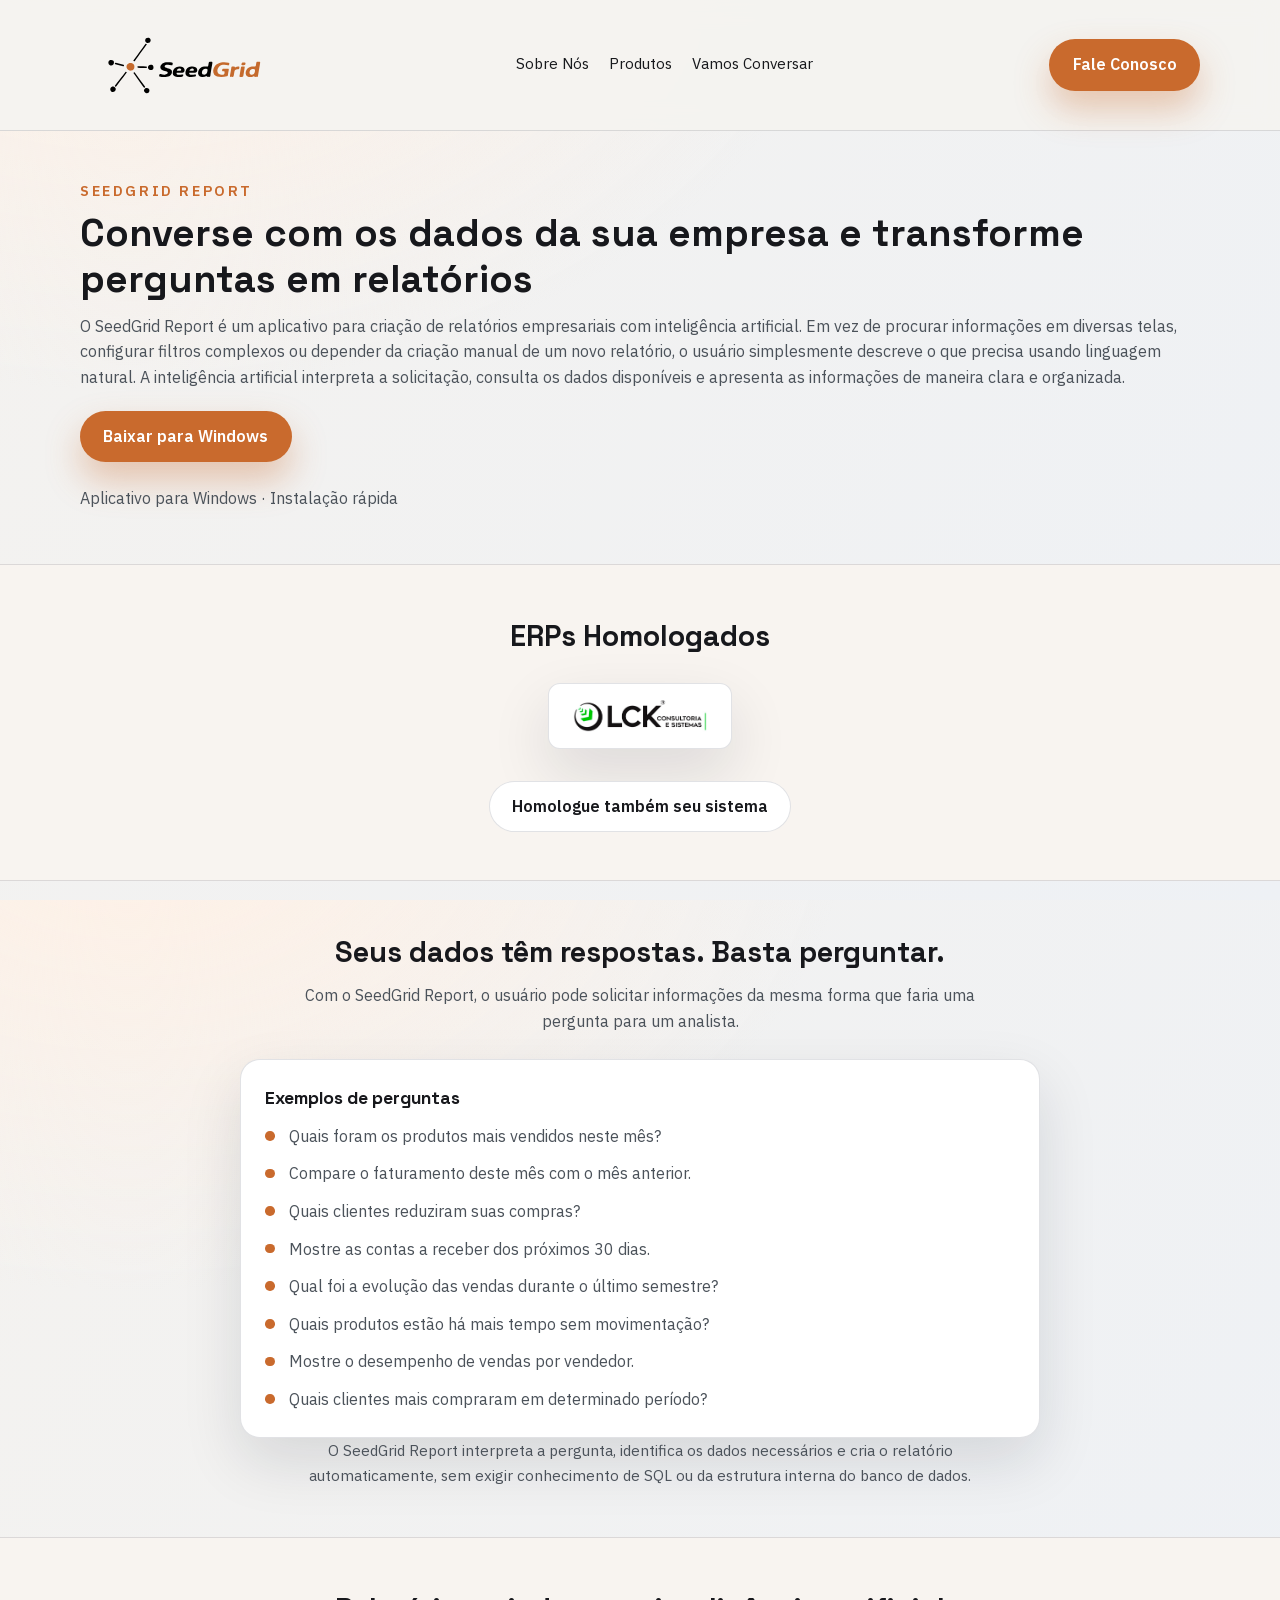
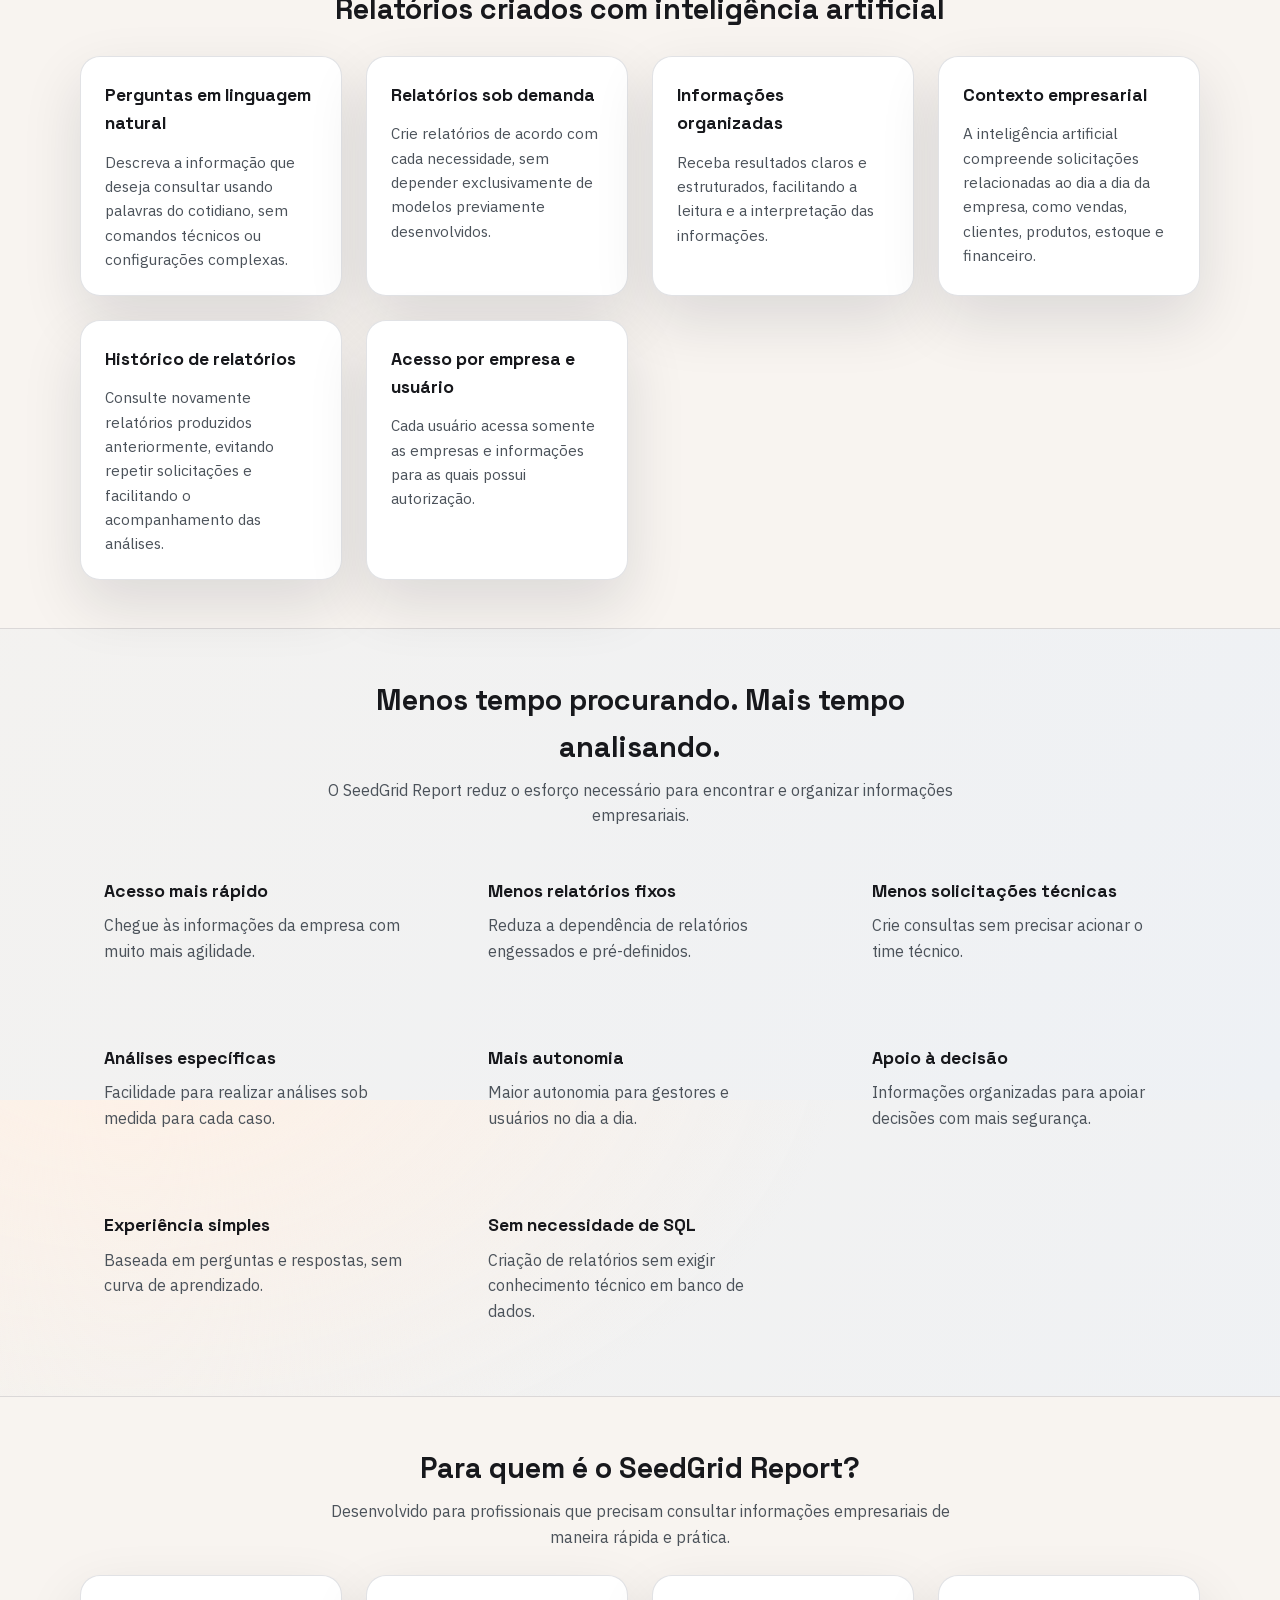
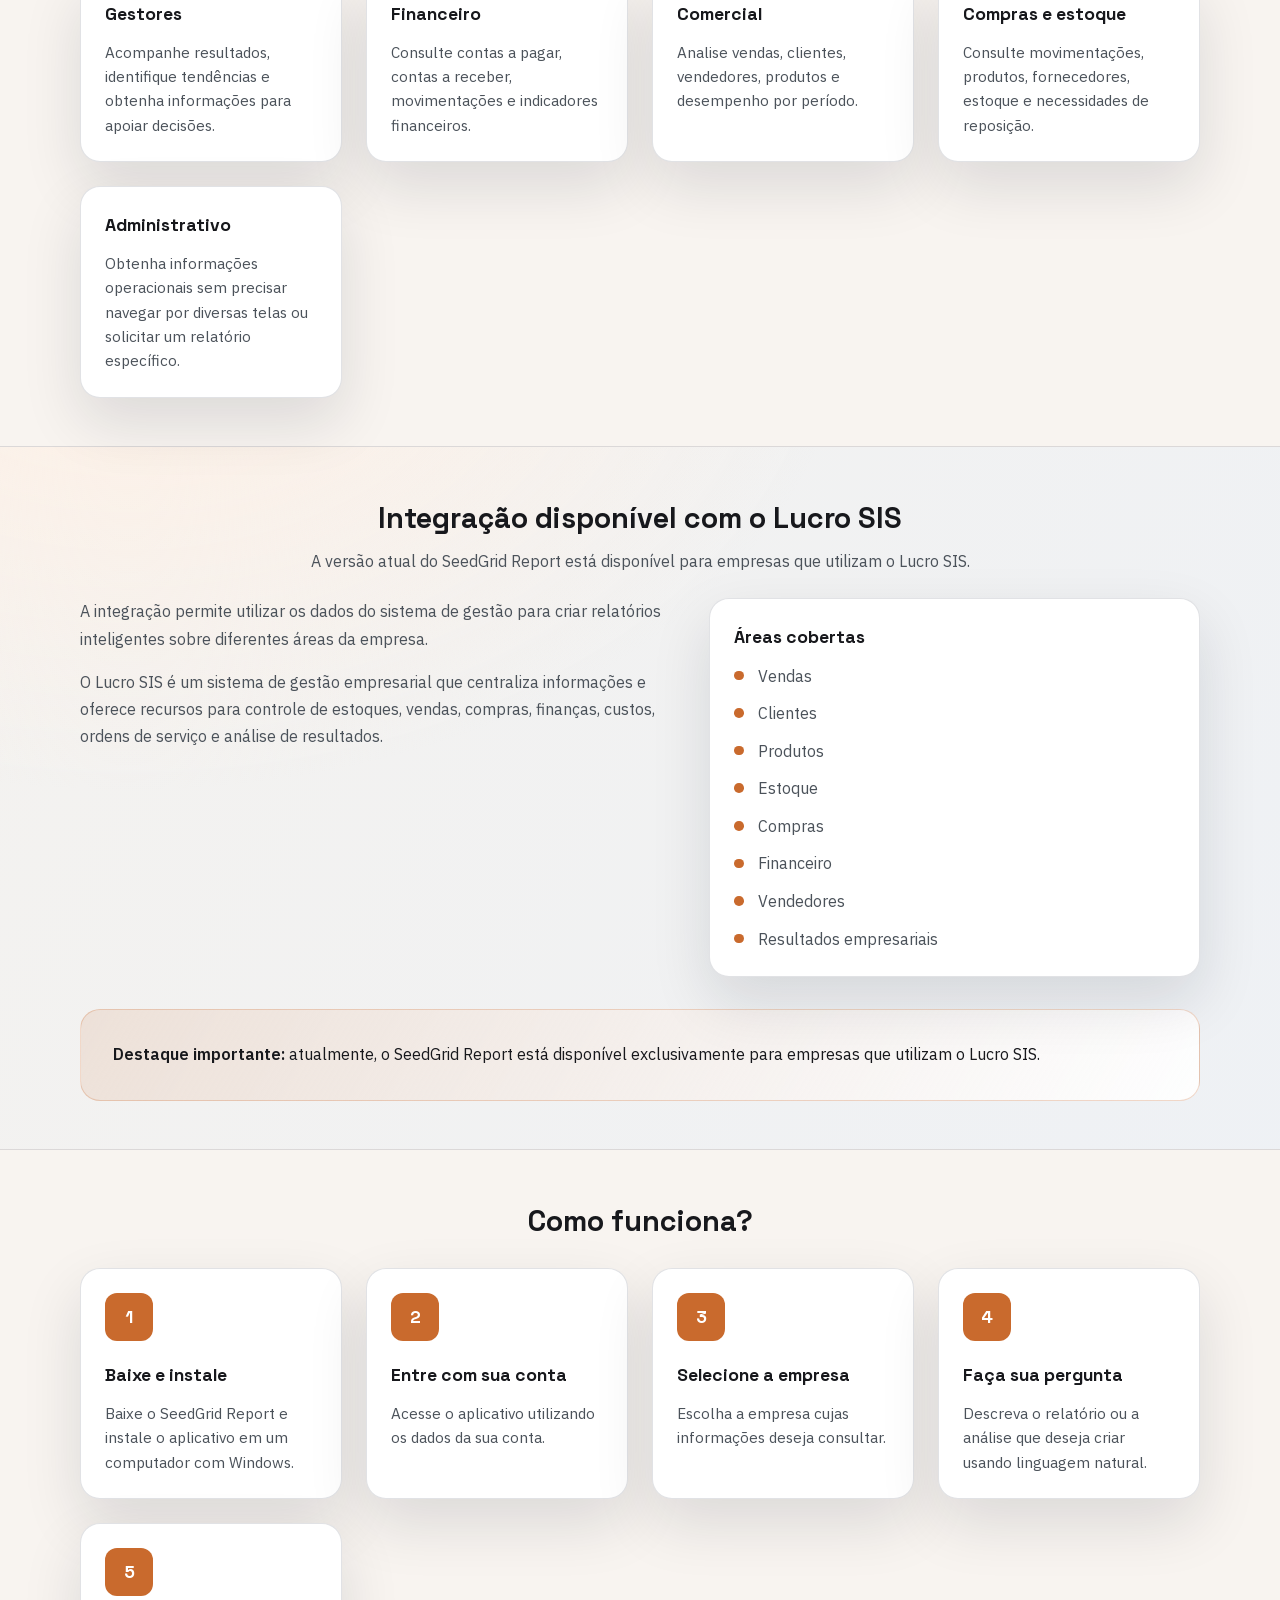
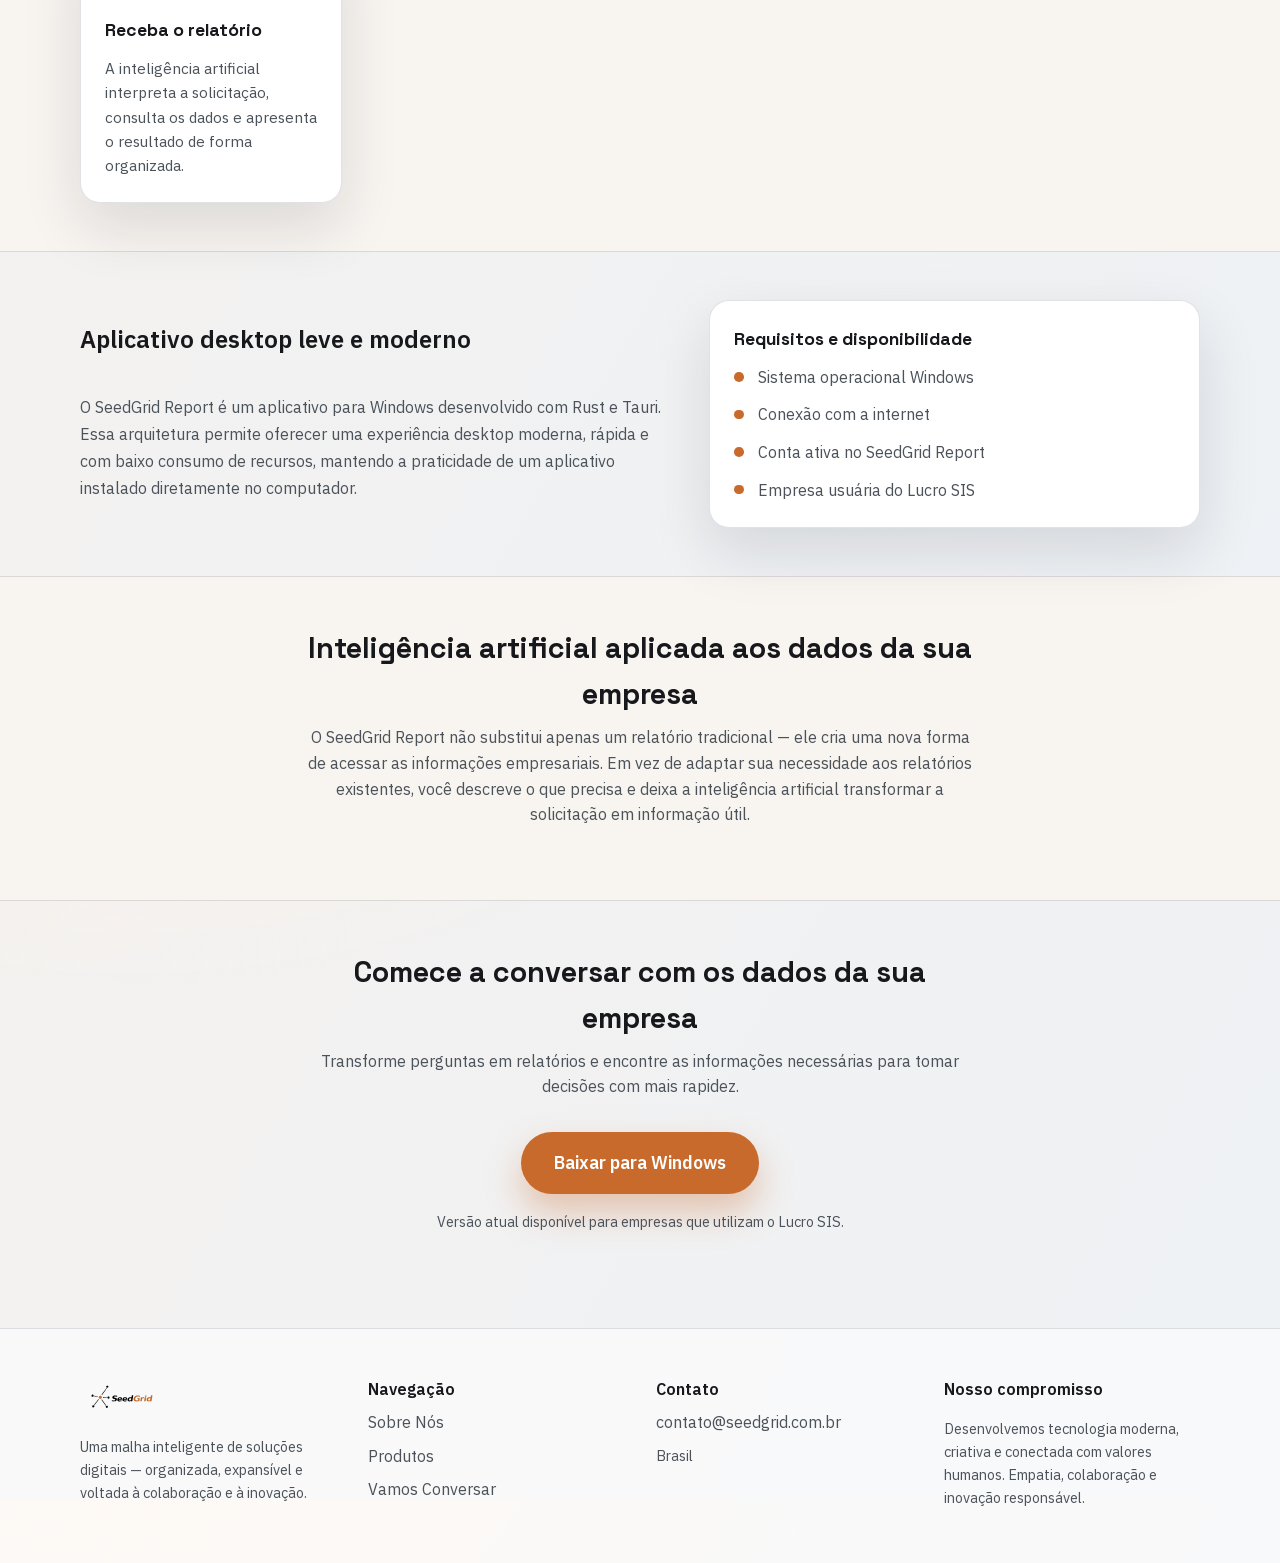
<file: produtos/report/index.html>
<!DOCTYPE html><html lang="pt-BR"><head><meta charSet="utf-8"/><meta name="viewport" content="width=device-width, initial-scale=1"/><link rel="preload" href="/_next/static/media/26d4368bf94c0ec4-s.p.woff2" as="font" crossorigin="" type="font/woff2"/><link rel="preload" href="/_next/static/media/36966cca54120369-s.p.woff2" as="font" crossorigin="" type="font/woff2"/><link rel="preload" as="image" href="/logo-seedgrid.svg"/><link rel="preload" as="image" href="/logo-lck.png"/><link rel="stylesheet" href="/_next/static/css/cdf262632625fcf9.css" data-precedence="next"/><link rel="preload" as="script" fetchPriority="low" href="/_next/static/chunks/webpack-0c88a3da052cc435.js"/><script src="/_next/static/chunks/fd9d1056-dfffb4ae752b51ab.js" async=""></script><script src="/_next/static/chunks/117-11893e0fa8755dac.js" async=""></script><script src="/_next/static/chunks/main-app-fd188bc3b7be9ad1.js" async=""></script><script src="/_next/static/chunks/972-98be7422930b2384.js" async=""></script><script src="/_next/static/chunks/app/layout-63b1d04bbe64667a.js" async=""></script><script src="/_next/static/chunks/app/page-83b9bbc09eb6d328.js" async=""></script><title>SeedGrid Report | Relatórios empresariais com inteligência artificial</title><meta name="description" content="Converse com os dados da sua empresa e transforme perguntas em relatórios. Crie relatórios empresariais com inteligência artificial, sem SQL e sem telas complexas."/><link rel="icon" href="/favicon.svg"/><meta name="next-size-adjust"/><script src="/_next/static/chunks/polyfills-42372ed130431b0a.js" noModule=""></script></head><body class="__variable_49a339 __variable_fde359"><div class="page"><header class="site-header"><div class="container header-inner"><a class="logo-link" aria-label="SeedGrid" href="/"><span class="logo"><img src="/logo-seedgrid.svg" alt="SeedGrid" class="logo-img" width="248" height="112"/></span></a><nav class="nav" aria-label="Navegação principal"><a href="/#sobre">Sobre Nós</a><a href="/#produtos">Produtos</a><a href="/#contato">Vamos Conversar</a></nav><div class="header-actions"><a class="btn primary" href="/#contato">Fale Conosco</a></div></div></header><main><section class="hero"><div class="container"><span class="eyebrow">SeedGrid Report</span><h1>Converse com os dados da sua empresa e transforme perguntas em relatórios</h1><p>O SeedGrid Report é um aplicativo para criação de relatórios empresariais com inteligência artificial. Em vez de procurar informações em diversas telas, configurar filtros complexos ou depender da criação manual de um novo relatório, o usuário simplesmente descreve o que precisa usando linguagem natural. A inteligência artificial interpreta a solicitação, consulta os dados disponíveis e apresenta as informações de maneira clara e organizada.</p><div class="cta-group"><a class="btn primary" href="https://github.com/SeedGrid/seedgrid-report-releases/releases/latest/download/Seedgrid-Report-setup.exe">Baixar para Windows</a></div><p class="cta-note">Aplicativo para Windows · Instalação rápida</p></div></section><section class="section alt"><div class="container"><div class="section-head center"><h2>ERPs Homologados</h2></div><div class="partner-logos"><a href="https://lckconsultoria.com.br/lucro-sis" target="_blank" rel="noreferrer" aria-label="LCK Consultoria — Lucro SIS"><img src="/logo-lck.png" alt="LCK Consultoria" class="partner-logo"/></a></div><div class="cta-center"><a class="btn secondary" href="/#contato">Homologue também seu sistema</a></div></div></section><section class="section"><div class="container"><div class="section-head center"><h2>Seus dados têm respostas. Basta perguntar.</h2><p>Com o SeedGrid Report, o usuário pode solicitar informações da mesma forma que faria uma pergunta para um analista.</p></div><div class="product-highlight"><div class="card"><h3>Exemplos de perguntas</h3><ul class="list"><li>Quais foram os produtos mais vendidos neste mês?</li><li>Compare o faturamento deste mês com o mês anterior.</li><li>Quais clientes reduziram suas compras?</li><li>Mostre as contas a receber dos próximos 30 dias.</li><li>Qual foi a evolução das vendas durante o último semestre?</li><li>Quais produtos estão há mais tempo sem movimentação?</li><li>Mostre o desempenho de vendas por vendedor.</li><li>Quais clientes mais compraram em determinado período?</li></ul></div><p class="brand-note">O SeedGrid Report interpreta a pergunta, identifica os dados necessários e cria o relatório automaticamente, sem exigir conhecimento de SQL ou da estrutura interna do banco de dados.</p></div></div></section><section class="section alt"><div class="container"><div class="section-head center"><h2>Relatórios criados com inteligência artificial</h2></div><div class="grid grid-3"><div class="card animate-in"><h3>Perguntas em linguagem natural</h3><p>Descreva a informação que deseja consultar usando palavras do cotidiano, sem comandos técnicos ou configurações complexas.</p></div><div class="card animate-in" style="animation-delay:0.1s"><h3>Relatórios sob demanda</h3><p>Crie relatórios de acordo com cada necessidade, sem depender exclusivamente de modelos previamente desenvolvidos.</p></div><div class="card animate-in" style="animation-delay:0.2s"><h3>Informações organizadas</h3><p>Receba resultados claros e estruturados, facilitando a leitura e a interpretação das informações.</p></div><div class="card animate-in" style="animation-delay:0.3s"><h3>Contexto empresarial</h3><p>A inteligência artificial compreende solicitações relacionadas ao dia a dia da empresa, como vendas, clientes, produtos, estoque e financeiro.</p></div><div class="card animate-in" style="animation-delay:0.4s"><h3>Histórico de relatórios</h3><p>Consulte novamente relatórios produzidos anteriormente, evitando repetir solicitações e facilitando o acompanhamento das análises.</p></div><div class="card animate-in" style="animation-delay:0.5s"><h3>Acesso por empresa e usuário</h3><p>Cada usuário acessa somente as empresas e informações para as quais possui autorização.</p></div></div></div></section><section class="section"><div class="container"><div class="section-head center"><h2>Menos tempo procurando. Mais tempo analisando.</h2><p>O SeedGrid Report reduz o esforço necessário para encontrar e organizar informações empresariais.</p></div><div class="benefits-grid"><div class="benefit-item"><h3>Acesso mais rápido</h3><p>Chegue às informações da empresa com muito mais agilidade.</p></div><div class="benefit-item"><h3>Menos relatórios fixos</h3><p>Reduza a dependência de relatórios engessados e pré-definidos.</p></div><div class="benefit-item"><h3>Menos solicitações técnicas</h3><p>Crie consultas sem precisar acionar o time técnico.</p></div><div class="benefit-item"><h3>Análises específicas</h3><p>Facilidade para realizar análises sob medida para cada caso.</p></div><div class="benefit-item"><h3>Mais autonomia</h3><p>Maior autonomia para gestores e usuários no dia a dia.</p></div><div class="benefit-item"><h3>Apoio à decisão</h3><p>Informações organizadas para apoiar decisões com mais segurança.</p></div><div class="benefit-item"><h3>Experiência simples</h3><p>Baseada em perguntas e respostas, sem curva de aprendizado.</p></div><div class="benefit-item"><h3>Sem necessidade de SQL</h3><p>Criação de relatórios sem exigir conhecimento técnico em banco de dados.</p></div></div></div></section><section class="section alt"><div class="container"><div class="section-head center"><h2>Para quem é o SeedGrid Report?</h2><p>Desenvolvido para profissionais que precisam consultar informações empresariais de maneira rápida e prática.</p></div><div class="grid grid-3"><div class="card"><h3>Gestores</h3><p>Acompanhe resultados, identifique tendências e obtenha informações para apoiar decisões.</p></div><div class="card"><h3>Financeiro</h3><p>Consulte contas a pagar, contas a receber, movimentações e indicadores financeiros.</p></div><div class="card"><h3>Comercial</h3><p>Analise vendas, clientes, vendedores, produtos e desempenho por período.</p></div><div class="card"><h3>Compras e estoque</h3><p>Consulte movimentações, produtos, fornecedores, estoque e necessidades de reposição.</p></div><div class="card"><h3>Administrativo</h3><p>Obtenha informações operacionais sem precisar navegar por diversas telas ou solicitar um relatório específico.</p></div></div></div></section><section class="section"><div class="container"><div class="section-head center"><h2>Integração disponível com o Lucro SIS</h2><p>A versão atual do SeedGrid Report está disponível para empresas que utilizam o Lucro SIS.</p></div><div class="content-split"><div class="content-text"><p>A integração permite utilizar os dados do sistema de gestão para criar relatórios inteligentes sobre diferentes áreas da empresa.</p><p>O Lucro SIS é um sistema de gestão empresarial que centraliza informações e oferece recursos para controle de estoques, vendas, compras, finanças, custos, ordens de serviço e análise de resultados.</p></div><div class="card"><h3>Áreas cobertas</h3><ul class="list"><li>Vendas</li><li>Clientes</li><li>Produtos</li><li>Estoque</li><li>Compras</li><li>Financeiro</li><li>Vendedores</li><li>Resultados empresariais</li></ul></div></div><div class="callout" style="margin-top:2rem"><p style="margin:0"><strong>Destaque importante:</strong> atualmente, o SeedGrid Report está disponível exclusivamente para empresas que utilizam o Lucro SIS.</p></div></div></section><section class="section alt"><div class="container"><div class="section-head center"><h2>Como funciona?</h2></div><div class="grid grid-3"><div class="card card-icon animate-in"><div class="card-icon-wrapper"><span class="step-number">1</span></div><h3>Baixe e instale</h3><p>Baixe o SeedGrid Report e instale o aplicativo em um computador com Windows.</p></div><div class="card card-icon animate-in" style="animation-delay:0.1s"><div class="card-icon-wrapper"><span class="step-number">2</span></div><h3>Entre com sua conta</h3><p>Acesse o aplicativo utilizando os dados da sua conta.</p></div><div class="card card-icon animate-in" style="animation-delay:0.2s"><div class="card-icon-wrapper"><span class="step-number">3</span></div><h3>Selecione a empresa</h3><p>Escolha a empresa cujas informações deseja consultar.</p></div><div class="card card-icon animate-in" style="animation-delay:0.3s"><div class="card-icon-wrapper"><span class="step-number">4</span></div><h3>Faça sua pergunta</h3><p>Descreva o relatório ou a análise que deseja criar usando linguagem natural.</p></div><div class="card card-icon animate-in" style="animation-delay:0.4s"><div class="card-icon-wrapper"><span class="step-number">5</span></div><h3>Receba o relatório</h3><p>A inteligência artificial interpreta a solicitação, consulta os dados e apresenta o resultado de forma organizada.</p></div></div></div></section><section class="section"><div class="container"><div class="content-split"><div class="content-text"><h2>Aplicativo desktop leve e moderno</h2><p>O SeedGrid Report é um aplicativo para Windows desenvolvido com Rust e Tauri. Essa arquitetura permite oferecer uma experiência desktop moderna, rápida e com baixo consumo de recursos, mantendo a praticidade de um aplicativo instalado diretamente no computador.</p></div><div class="card"><h3>Requisitos e disponibilidade</h3><ul class="list"><li>Sistema operacional Windows</li><li>Conexão com a internet</li><li>Conta ativa no SeedGrid Report</li><li>Empresa usuária do Lucro SIS</li></ul></div></div></div></section><section class="section alt"><div class="container"><div class="section-head center"><h2>Inteligência artificial aplicada aos dados da sua empresa</h2><p>O SeedGrid Report não substitui apenas um relatório tradicional — ele cria uma nova forma de acessar as informações empresariais. Em vez de adaptar sua necessidade aos relatórios existentes, você descreve o que precisa e deixa a inteligência artificial transformar a solicitação em informação útil.</p></div></div></section><section class="section"><div class="container"><div class="section-head center"><h2>Comece a conversar com os dados da sua empresa</h2><p>Transforme perguntas em relatórios e encontre as informações necessárias para tomar decisões com mais rapidez.</p></div><div class="cta-center"><div class="cta-group" style="justify-content:center"><a class="btn primary large" href="https://github.com/SeedGrid/seedgrid-report-releases/releases/latest/download/Seedgrid-Report-setup.exe">Baixar para Windows</a></div><p class="cta-note">Versão atual disponível para empresas que utilizam o Lucro SIS.</p></div></div></section></main><footer class="site-footer"><div class="container footer-grid"><div><span class="logo"><img src="/logo-seedgrid.svg" alt="SeedGrid" class="logo-img" width="248" height="112"/></span><p class="footer-note">Uma malha inteligente de soluções digitais — organizada, expansível e voltada à colaboração e à inovação.</p></div><div><span class="footer-title">Navegação</span><div class="footer-links"><a href="/#sobre">Sobre Nós</a><a href="/#produtos">Produtos</a><a href="/#contato">Vamos Conversar</a></div></div><div><span class="footer-title">Contato</span><div class="footer-links"><a href="mailto:contato@seedgrid.com.br">contato@seedgrid.com.br</a><span class="footer-note">Brasil</span></div></div><div><span class="footer-title">Nosso compromisso</span><p class="footer-note">Desenvolvemos tecnologia moderna, criativa e conectada com valores humanos. Empatia, colaboração e inovação responsável.</p></div></div></footer></div><script src="/_next/static/chunks/webpack-0c88a3da052cc435.js" async=""></script><script>(self.__next_f=self.__next_f||[]).push([0]);self.__next_f.push([2,null])</script><script>self.__next_f.push([1,"1:HL[\"/_next/static/media/26d4368bf94c0ec4-s.p.woff2\",\"font\",{\"crossOrigin\":\"\",\"type\":\"font/woff2\"}]\n2:HL[\"/_next/static/media/36966cca54120369-s.p.woff2\",\"font\",{\"crossOrigin\":\"\",\"type\":\"font/woff2\"}]\n3:HL[\"/_next/static/css/cdf262632625fcf9.css\",\"style\"]\n"])</script><script>self.__next_f.push([1,"4:I[2846,[],\"\"]\n6:I[4707,[],\"\"]\n7:I[6423,[],\"\"]\n8:I[6970,[\"972\",\"static/chunks/972-98be7422930b2384.js\",\"185\",\"static/chunks/app/layout-63b1d04bbe64667a.js\"],\"default\"]\n9:I[2972,[\"972\",\"static/chunks/972-98be7422930b2384.js\",\"931\",\"static/chunks/app/page-83b9bbc09eb6d328.js\"],\"\"]\nb:I[1060,[],\"\"]\nc:[]\n"])</script><script>self.__next_f.push([1,"0:[\"$\",\"$L4\",null,{\"buildId\":\"IyWxa4U4KtD20ENsdDyJ3\",\"assetPrefix\":\"\",\"urlParts\":[\"\",\"produtos\",\"report\",\"\"],\"initialTree\":[\"\",{\"children\":[\"produtos\",{\"children\":[\"report\",{\"children\":[\"__PAGE__\",{}]}]}]},\"$undefined\",\"$undefined\",true],\"initialSeedData\":[\"\",{\"children\":[\"produtos\",{\"children\":[\"report\",{\"children\":[\"__PAGE__\",{},[[\"$L5\",[[\"$\",\"section\",null,{\"className\":\"hero\",\"children\":[\"$\",\"div\",null,{\"className\":\"container\",\"children\":[[\"$\",\"span\",null,{\"className\":\"eyebrow\",\"children\":\"SeedGrid Report\"}],[\"$\",\"h1\",null,{\"children\":\"Converse com os dados da sua empresa e transforme perguntas em relatórios\"}],[\"$\",\"p\",null,{\"children\":\"O SeedGrid Report é um aplicativo para criação de relatórios empresariais com inteligência artificial. Em vez de procurar informações em diversas telas, configurar filtros complexos ou depender da criação manual de um novo relatório, o usuário simplesmente descreve o que precisa usando linguagem natural. A inteligência artificial interpreta a solicitação, consulta os dados disponíveis e apresenta as informações de maneira clara e organizada.\"}],[\"$\",\"div\",null,{\"className\":\"cta-group\",\"children\":[\"$\",\"a\",null,{\"className\":\"btn primary\",\"href\":\"https://github.com/SeedGrid/seedgrid-report-releases/releases/latest/download/Seedgrid-Report-setup.exe\",\"children\":\"Baixar para Windows\"}]}],[\"$\",\"p\",null,{\"className\":\"cta-note\",\"children\":\"Aplicativo para Windows · Instalação rápida\"}]]}]}],[\"$\",\"section\",null,{\"className\":\"section alt\",\"children\":[\"$\",\"div\",null,{\"className\":\"container\",\"children\":[[\"$\",\"div\",null,{\"className\":\"section-head center\",\"children\":[\"$\",\"h2\",null,{\"children\":\"ERPs Homologados\"}]}],[\"$\",\"div\",null,{\"className\":\"partner-logos\",\"children\":[\"$\",\"a\",null,{\"href\":\"https://lckconsultoria.com.br/lucro-sis\",\"target\":\"_blank\",\"rel\":\"noreferrer\",\"aria-label\":\"LCK Consultoria — Lucro SIS\",\"children\":[\"$\",\"img\",null,{\"src\":\"/logo-lck.png\",\"alt\":\"LCK Consultoria\",\"className\":\"partner-logo\"}]}]}],[\"$\",\"div\",null,{\"className\":\"cta-center\",\"children\":[\"$\",\"a\",null,{\"className\":\"btn secondary\",\"href\":\"/#contato\",\"children\":\"Homologue também seu sistema\"}]}]]}]}],[\"$\",\"section\",null,{\"className\":\"section\",\"children\":[\"$\",\"div\",null,{\"className\":\"container\",\"children\":[[\"$\",\"div\",null,{\"className\":\"section-head center\",\"children\":[[\"$\",\"h2\",null,{\"children\":\"Seus dados têm respostas. Basta perguntar.\"}],[\"$\",\"p\",null,{\"children\":\"Com o SeedGrid Report, o usuário pode solicitar informações da mesma forma que faria uma pergunta para um analista.\"}]]}],[\"$\",\"div\",null,{\"className\":\"product-highlight\",\"children\":[[\"$\",\"div\",null,{\"className\":\"card\",\"children\":[[\"$\",\"h3\",null,{\"children\":\"Exemplos de perguntas\"}],[\"$\",\"ul\",null,{\"className\":\"list\",\"children\":[[\"$\",\"li\",null,{\"children\":\"Quais foram os produtos mais vendidos neste mês?\"}],[\"$\",\"li\",null,{\"children\":\"Compare o faturamento deste mês com o mês anterior.\"}],[\"$\",\"li\",null,{\"children\":\"Quais clientes reduziram suas compras?\"}],[\"$\",\"li\",null,{\"children\":\"Mostre as contas a receber dos próximos 30 dias.\"}],[\"$\",\"li\",null,{\"children\":\"Qual foi a evolução das vendas durante o último semestre?\"}],[\"$\",\"li\",null,{\"children\":\"Quais produtos estão há mais tempo sem movimentação?\"}],[\"$\",\"li\",null,{\"children\":\"Mostre o desempenho de vendas por vendedor.\"}],[\"$\",\"li\",null,{\"children\":\"Quais clientes mais compraram em determinado período?\"}]]}]]}],[\"$\",\"p\",null,{\"className\":\"brand-note\",\"children\":\"O SeedGrid Report interpreta a pergunta, identifica os dados necessários e cria o relatório automaticamente, sem exigir conhecimento de SQL ou da estrutura interna do banco de dados.\"}]]}]]}]}],[\"$\",\"section\",null,{\"className\":\"section alt\",\"children\":[\"$\",\"div\",null,{\"className\":\"container\",\"children\":[[\"$\",\"div\",null,{\"className\":\"section-head center\",\"children\":[\"$\",\"h2\",null,{\"children\":\"Relatórios criados com inteligência artificial\"}]}],[\"$\",\"div\",null,{\"className\":\"grid grid-3\",\"children\":[[\"$\",\"div\",null,{\"className\":\"card animate-in\",\"children\":[[\"$\",\"h3\",null,{\"children\":\"Perguntas em linguagem natural\"}],[\"$\",\"p\",null,{\"children\":\"Descreva a informação que deseja consultar usando palavras do cotidiano, sem comandos técnicos ou configurações complexas.\"}]]}],[\"$\",\"div\",null,{\"className\":\"card animate-in\",\"style\":{\"animationDelay\":\"0.1s\"},\"children\":[[\"$\",\"h3\",null,{\"children\":\"Relatórios sob demanda\"}],[\"$\",\"p\",null,{\"children\":\"Crie relatórios de acordo com cada necessidade, sem depender exclusivamente de modelos previamente desenvolvidos.\"}]]}],[\"$\",\"div\",null,{\"className\":\"card animate-in\",\"style\":{\"animationDelay\":\"0.2s\"},\"children\":[[\"$\",\"h3\",null,{\"children\":\"Informações organizadas\"}],[\"$\",\"p\",null,{\"children\":\"Receba resultados claros e estruturados, facilitando a leitura e a interpretação das informações.\"}]]}],[\"$\",\"div\",null,{\"className\":\"card animate-in\",\"style\":{\"animationDelay\":\"0.3s\"},\"children\":[[\"$\",\"h3\",null,{\"children\":\"Contexto empresarial\"}],[\"$\",\"p\",null,{\"children\":\"A inteligência artificial compreende solicitações relacionadas ao dia a dia da empresa, como vendas, clientes, produtos, estoque e financeiro.\"}]]}],[\"$\",\"div\",null,{\"className\":\"card animate-in\",\"style\":{\"animationDelay\":\"0.4s\"},\"children\":[[\"$\",\"h3\",null,{\"children\":\"Histórico de relatórios\"}],[\"$\",\"p\",null,{\"children\":\"Consulte novamente relatórios produzidos anteriormente, evitando repetir solicitações e facilitando o acompanhamento das análises.\"}]]}],[\"$\",\"div\",null,{\"className\":\"card animate-in\",\"style\":{\"animationDelay\":\"0.5s\"},\"children\":[[\"$\",\"h3\",null,{\"children\":\"Acesso por empresa e usuário\"}],[\"$\",\"p\",null,{\"children\":\"Cada usuário acessa somente as empresas e informações para as quais possui autorização.\"}]]}]]}]]}]}],[\"$\",\"section\",null,{\"className\":\"section\",\"children\":[\"$\",\"div\",null,{\"className\":\"container\",\"children\":[[\"$\",\"div\",null,{\"className\":\"section-head center\",\"children\":[[\"$\",\"h2\",null,{\"children\":\"Menos tempo procurando. Mais tempo analisando.\"}],[\"$\",\"p\",null,{\"children\":\"O SeedGrid Report reduz o esforço necessário para encontrar e organizar informações empresariais.\"}]]}],[\"$\",\"div\",null,{\"className\":\"benefits-grid\",\"children\":[[\"$\",\"div\",null,{\"className\":\"benefit-item\",\"children\":[[\"$\",\"h3\",null,{\"children\":\"Acesso mais rápido\"}],[\"$\",\"p\",null,{\"children\":\"Chegue às informações da empresa com muito mais agilidade.\"}]]}],[\"$\",\"div\",null,{\"className\":\"benefit-item\",\"children\":[[\"$\",\"h3\",null,{\"children\":\"Menos relatórios fixos\"}],[\"$\",\"p\",null,{\"children\":\"Reduza a dependência de relatórios engessados e pré-definidos.\"}]]}],[\"$\",\"div\",null,{\"className\":\"benefit-item\",\"children\":[[\"$\",\"h3\",null,{\"children\":\"Menos solicitações técnicas\"}],[\"$\",\"p\",null,{\"children\":\"Crie consultas sem precisar acionar o time técnico.\"}]]}],[\"$\",\"div\",null,{\"className\":\"benefit-item\",\"children\":[[\"$\",\"h3\",null,{\"children\":\"Análises específicas\"}],[\"$\",\"p\",null,{\"children\":\"Facilidade para realizar análises sob medida para cada caso.\"}]]}],[\"$\",\"div\",null,{\"className\":\"benefit-item\",\"children\":[[\"$\",\"h3\",null,{\"children\":\"Mais autonomia\"}],[\"$\",\"p\",null,{\"children\":\"Maior autonomia para gestores e usuários no dia a dia.\"}]]}],[\"$\",\"div\",null,{\"className\":\"benefit-item\",\"children\":[[\"$\",\"h3\",null,{\"children\":\"Apoio à decisão\"}],[\"$\",\"p\",null,{\"children\":\"Informações organizadas para apoiar decisões com mais segurança.\"}]]}],[\"$\",\"div\",null,{\"className\":\"benefit-item\",\"children\":[[\"$\",\"h3\",null,{\"children\":\"Experiência simples\"}],[\"$\",\"p\",null,{\"children\":\"Baseada em perguntas e respostas, sem curva de aprendizado.\"}]]}],[\"$\",\"div\",null,{\"className\":\"benefit-item\",\"children\":[[\"$\",\"h3\",null,{\"children\":\"Sem necessidade de SQL\"}],[\"$\",\"p\",null,{\"children\":\"Criação de relatórios sem exigir conhecimento técnico em banco de dados.\"}]]}]]}]]}]}],[\"$\",\"section\",null,{\"className\":\"section alt\",\"children\":[\"$\",\"div\",null,{\"className\":\"container\",\"children\":[[\"$\",\"div\",null,{\"className\":\"section-head center\",\"children\":[[\"$\",\"h2\",null,{\"children\":\"Para quem é o SeedGrid Report?\"}],[\"$\",\"p\",null,{\"children\":\"Desenvolvido para profissionais que precisam consultar informações empresariais de maneira rápida e prática.\"}]]}],[\"$\",\"div\",null,{\"className\":\"grid grid-3\",\"children\":[[\"$\",\"div\",null,{\"className\":\"card\",\"children\":[[\"$\",\"h3\",null,{\"children\":\"Gestores\"}],[\"$\",\"p\",null,{\"children\":\"Acompanhe resultados, identifique tendências e obtenha informações para apoiar decisões.\"}]]}],[\"$\",\"div\",null,{\"className\":\"card\",\"children\":[[\"$\",\"h3\",null,{\"children\":\"Financeiro\"}],[\"$\",\"p\",null,{\"children\":\"Consulte contas a pagar, contas a receber, movimentações e indicadores financeiros.\"}]]}],[\"$\",\"div\",null,{\"className\":\"card\",\"children\":[[\"$\",\"h3\",null,{\"children\":\"Comercial\"}],[\"$\",\"p\",null,{\"children\":\"Analise vendas, clientes, vendedores, produtos e desempenho por período.\"}]]}],[\"$\",\"div\",null,{\"className\":\"card\",\"children\":[[\"$\",\"h3\",null,{\"children\":\"Compras e estoque\"}],[\"$\",\"p\",null,{\"children\":\"Consulte movimentações, produtos, fornecedores, estoque e necessidades de reposição.\"}]]}],[\"$\",\"div\",null,{\"className\":\"card\",\"children\":[[\"$\",\"h3\",null,{\"children\":\"Administrativo\"}],[\"$\",\"p\",null,{\"children\":\"Obtenha informações operacionais sem precisar navegar por diversas telas ou solicitar um relatório específico.\"}]]}]]}]]}]}],[\"$\",\"section\",null,{\"className\":\"section\",\"children\":[\"$\",\"div\",null,{\"className\":\"container\",\"children\":[[\"$\",\"div\",null,{\"className\":\"section-head center\",\"children\":[[\"$\",\"h2\",null,{\"children\":\"Integração disponível com o Lucro SIS\"}],[\"$\",\"p\",null,{\"children\":\"A versão atual do SeedGrid Report está disponível para empresas que utilizam o Lucro SIS.\"}]]}],[\"$\",\"div\",null,{\"className\":\"content-split\",\"children\":[[\"$\",\"div\",null,{\"className\":\"content-text\",\"children\":[[\"$\",\"p\",null,{\"children\":\"A integração permite utilizar os dados do sistema de gestão para criar relatórios inteligentes sobre diferentes áreas da empresa.\"}],[\"$\",\"p\",null,{\"children\":\"O Lucro SIS é um sistema de gestão empresarial que centraliza informações e oferece recursos para controle de estoques, vendas, compras, finanças, custos, ordens de serviço e análise de resultados.\"}]]}],[\"$\",\"div\",null,{\"className\":\"card\",\"children\":[[\"$\",\"h3\",null,{\"children\":\"Áreas cobertas\"}],[\"$\",\"ul\",null,{\"className\":\"list\",\"children\":[[\"$\",\"li\",null,{\"children\":\"Vendas\"}],[\"$\",\"li\",null,{\"children\":\"Clientes\"}],[\"$\",\"li\",null,{\"children\":\"Produtos\"}],[\"$\",\"li\",null,{\"children\":\"Estoque\"}],[\"$\",\"li\",null,{\"children\":\"Compras\"}],[\"$\",\"li\",null,{\"children\":\"Financeiro\"}],[\"$\",\"li\",null,{\"children\":\"Vendedores\"}],[\"$\",\"li\",null,{\"children\":\"Resultados empresariais\"}]]}]]}]]}],[\"$\",\"div\",null,{\"className\":\"callout\",\"style\":{\"marginTop\":\"2rem\"},\"children\":[\"$\",\"p\",null,{\"style\":{\"margin\":0},\"children\":[[\"$\",\"strong\",null,{\"children\":\"Destaque importante:\"}],\" atualmente, o SeedGrid Report está disponível exclusivamente para empresas que utilizam o Lucro SIS.\"]}]}]]}]}],[\"$\",\"section\",null,{\"className\":\"section alt\",\"children\":[\"$\",\"div\",null,{\"className\":\"container\",\"children\":[[\"$\",\"div\",null,{\"className\":\"section-head center\",\"children\":[\"$\",\"h2\",null,{\"children\":\"Como funciona?\"}]}],[\"$\",\"div\",null,{\"className\":\"grid grid-3\",\"children\":[[\"$\",\"div\",null,{\"className\":\"card card-icon animate-in\",\"children\":[[\"$\",\"div\",null,{\"className\":\"card-icon-wrapper\",\"children\":[\"$\",\"span\",null,{\"className\":\"step-number\",\"children\":\"1\"}]}],[\"$\",\"h3\",null,{\"children\":\"Baixe e instale\"}],[\"$\",\"p\",null,{\"children\":\"Baixe o SeedGrid Report e instale o aplicativo em um computador com Windows.\"}]]}],[\"$\",\"div\",null,{\"className\":\"card card-icon animate-in\",\"style\":{\"animationDelay\":\"0.1s\"},\"children\":[[\"$\",\"div\",null,{\"className\":\"card-icon-wrapper\",\"children\":[\"$\",\"span\",null,{\"className\":\"step-number\",\"children\":\"2\"}]}],[\"$\",\"h3\",null,{\"children\":\"Entre com sua conta\"}],[\"$\",\"p\",null,{\"children\":\"Acesse o aplicativo utilizando os dados da sua conta.\"}]]}],[\"$\",\"div\",null,{\"className\":\"card card-icon animate-in\",\"style\":{\"animationDelay\":\"0.2s\"},\"children\":[[\"$\",\"div\",null,{\"className\":\"card-icon-wrapper\",\"children\":[\"$\",\"span\",null,{\"className\":\"step-number\",\"children\":\"3\"}]}],[\"$\",\"h3\",null,{\"children\":\"Selecione a empresa\"}],[\"$\",\"p\",null,{\"children\":\"Escolha a empresa cujas informações deseja consultar.\"}]]}],[\"$\",\"div\",null,{\"className\":\"card card-icon animate-in\",\"style\":{\"animationDelay\":\"0.3s\"},\"children\":[[\"$\",\"div\",null,{\"className\":\"card-icon-wrapper\",\"children\":[\"$\",\"span\",null,{\"className\":\"step-number\",\"children\":\"4\"}]}],[\"$\",\"h3\",null,{\"children\":\"Faça sua pergunta\"}],[\"$\",\"p\",null,{\"children\":\"Descreva o relatório ou a análise que deseja criar usando linguagem natural.\"}]]}],[\"$\",\"div\",null,{\"className\":\"card card-icon animate-in\",\"style\":{\"animationDelay\":\"0.4s\"},\"children\":[[\"$\",\"div\",null,{\"className\":\"card-icon-wrapper\",\"children\":[\"$\",\"span\",null,{\"className\":\"step-number\",\"children\":\"5\"}]}],[\"$\",\"h3\",null,{\"children\":\"Receba o relatório\"}],[\"$\",\"p\",null,{\"children\":\"A inteligência artificial interpreta a solicitação, consulta os dados e apresenta o resultado de forma organizada.\"}]]}]]}]]}]}],[\"$\",\"section\",null,{\"className\":\"section\",\"children\":[\"$\",\"div\",null,{\"className\":\"container\",\"children\":[\"$\",\"div\",null,{\"className\":\"content-split\",\"children\":[[\"$\",\"div\",null,{\"className\":\"content-text\",\"children\":[[\"$\",\"h2\",null,{\"children\":\"Aplicativo desktop leve e moderno\"}],[\"$\",\"p\",null,{\"children\":\"O SeedGrid Report é um aplicativo para Windows desenvolvido com Rust e Tauri. Essa arquitetura permite oferecer uma experiência desktop moderna, rápida e com baixo consumo de recursos, mantendo a praticidade de um aplicativo instalado diretamente no computador.\"}]]}],[\"$\",\"div\",null,{\"className\":\"card\",\"children\":[[\"$\",\"h3\",null,{\"children\":\"Requisitos e disponibilidade\"}],[\"$\",\"ul\",null,{\"className\":\"list\",\"children\":[[\"$\",\"li\",null,{\"children\":\"Sistema operacional Windows\"}],[\"$\",\"li\",null,{\"children\":\"Conexão com a internet\"}],[\"$\",\"li\",null,{\"children\":\"Conta ativa no SeedGrid Report\"}],[\"$\",\"li\",null,{\"children\":\"Empresa usuária do Lucro SIS\"}]]}]]}]]}]}]}],[\"$\",\"section\",null,{\"className\":\"section alt\",\"children\":[\"$\",\"div\",null,{\"className\":\"container\",\"children\":[\"$\",\"div\",null,{\"className\":\"section-head center\",\"children\":[[\"$\",\"h2\",null,{\"children\":\"Inteligência artificial aplicada aos dados da sua empresa\"}],[\"$\",\"p\",null,{\"children\":\"O SeedGrid Report não substitui apenas um relatório tradicional — ele cria uma nova forma de acessar as informações empresariais. Em vez de adaptar sua necessidade aos relatórios existentes, você descreve o que precisa e deixa a inteligência artificial transformar a solicitação em informação útil.\"}]]}]}]}],[\"$\",\"section\",null,{\"className\":\"section\",\"children\":[\"$\",\"div\",null,{\"className\":\"container\",\"children\":[[\"$\",\"div\",null,{\"className\":\"section-head center\",\"children\":[[\"$\",\"h2\",null,{\"children\":\"Comece a conversar com os dados da sua empresa\"}],[\"$\",\"p\",null,{\"children\":\"Transforme perguntas em relatórios e encontre as informações necessárias para tomar decisões com mais rapidez.\"}]]}],[\"$\",\"div\",null,{\"className\":\"cta-center\",\"children\":[[\"$\",\"div\",null,{\"className\":\"cta-group\",\"style\":{\"justifyContent\":\"center\"},\"children\":[\"$\",\"a\",null,{\"className\":\"btn primary large\",\"href\":\"https://github.com/SeedGrid/seedgrid-report-releases/releases/latest/download/Seedgrid-Report-setup.exe\",\"children\":\"Baixar para Windows\"}]}],[\"$\",\"p\",null,{\"className\":\"cta-note\",\"children\":\"Versão atual disponível para empresas que utilizam o Lucro SIS.\"}]]}]]}]}]],null],null],null]},[null,[\"$\",\"$L6\",null,{\"parallelRouterKey\":\"children\",\"segmentPath\":[\"children\",\"produtos\",\"children\",\"report\",\"children\"],\"error\":\"$undefined\",\"errorStyles\":\"$undefined\",\"errorScripts\":\"$undefined\",\"template\":[\"$\",\"$L7\",null,{}],\"templateStyles\":\"$undefined\",\"templateScripts\":\"$undefined\",\"notFound\":\"$undefined\",\"notFoundStyles\":\"$undefined\"}]],null]},[null,[\"$\",\"$L6\",null,{\"parallelRouterKey\":\"children\",\"segmentPath\":[\"children\",\"produtos\",\"children\"],\"error\":\"$undefined\",\"errorStyles\":\"$undefined\",\"errorScripts\":\"$undefined\",\"template\":[\"$\",\"$L7\",null,{}],\"templateStyles\":\"$undefined\",\"templateScripts\":\"$undefined\",\"notFound\":\"$undefined\",\"notFoundStyles\":\"$undefined\"}]],null]},[[[[\"$\",\"link\",\"0\",{\"rel\":\"stylesheet\",\"href\":\"/_next/static/css/cdf262632625fcf9.css\",\"precedence\":\"next\",\"crossOrigin\":\"$undefined\"}]],[\"$\",\"html\",null,{\"lang\":\"pt-BR\",\"children\":[\"$\",\"body\",null,{\"className\":\"__variable_49a339 __variable_fde359\",\"children\":[\"$\",\"div\",null,{\"className\":\"page\",\"children\":[[\"$\",\"$L8\",null,{}],[\"$\",\"header\",null,{\"className\":\"site-header\",\"children\":[\"$\",\"div\",null,{\"className\":\"container header-inner\",\"children\":[[\"$\",\"$L9\",null,{\"className\":\"logo-link\",\"href\":\"/\",\"aria-label\":\"SeedGrid\",\"children\":[\"$\",\"span\",null,{\"className\":\"logo\",\"children\":[\"$\",\"img\",null,{\"src\":\"/logo-seedgrid.svg\",\"alt\":\"SeedGrid\",\"className\":\"logo-img\",\"width\":\"248\",\"height\":\"112\"}]}]}],[\"$\",\"nav\",null,{\"className\":\"nav\",\"aria-label\":\"Navegação principal\",\"children\":[[\"$\",\"a\",null,{\"href\":\"/#sobre\",\"children\":\"Sobre Nós\"}],[\"$\",\"a\",null,{\"href\":\"/#produtos\",\"children\":\"Produtos\"}],[\"$\",\"a\",null,{\"href\":\"/#contato\",\"children\":\"Vamos Conversar\"}]]}],[\"$\",\"div\",null,{\"className\":\"header-actions\",\"children\":[\"$\",\"a\",null,{\"className\":\"btn primary\",\"href\":\"/#contato\",\"children\":\"Fale Conosco\"}]}]]}]}],[\"$\",\"main\",null,{\"children\":[\"$\",\"$L6\",null,{\"parallelRouterKey\":\"children\",\"segmentPath\":[\"children\"],\"error\":\"$undefined\",\"errorStyles\":\"$undefined\",\"errorScripts\":\"$undefined\",\"template\":[\"$\",\"$L7\",null,{}],\"templateStyles\":\"$undefined\",\"templateScripts\":\"$undefined\",\"notFound\":[[\"$\",\"title\",null,{\"children\":\"404: This page could not be found.\"}],[\"$\",\"div\",null,{\"style\":{\"fontFamily\":\"system-ui,\\\"Segoe UI\\\",Roboto,Helvetica,Arial,sans-serif,\\\"Apple Color Emoji\\\",\\\"Segoe UI Emoji\\\"\",\"height\":\"100vh\",\"textAlign\":\"center\",\"display\":\"flex\",\"flexDirection\":\"column\",\"alignItems\":\"center\",\"justifyContent\":\"center\"},\"children\":[\"$\",\"div\",null,{\"children\":[[\"$\",\"style\",null,{\"dangerouslySetInnerHTML\":{\"__html\":\"body{color:#000;background:#fff;margin:0}.next-error-h1{border-right:1px solid rgba(0,0,0,.3)}@media (prefers-color-scheme:dark){body{color:#fff;background:#000}.next-error-h1{border-right:1px solid rgba(255,255,255,.3)}}\"}}],[\"$\",\"h1\",null,{\"className\":\"next-error-h1\",\"style\":{\"display\":\"inline-block\",\"margin\":\"0 20px 0 0\",\"padding\":\"0 23px 0 0\",\"fontSize\":24,\"fontWeight\":500,\"verticalAlign\":\"top\",\"lineHeight\":\"49px\"},\"children\":\"404\"}],[\"$\",\"div\",null,{\"style\":{\"display\":\"inline-block\"},\"children\":[\"$\",\"h2\",null,{\"style\":{\"fontSize\":14,\"fontWeight\":400,\"lineHeight\":\"49px\",\"margin\":0},\"children\":\"This page could not be found.\"}]}]]}]}]],\"notFoundStyles\":[]}]}],[\"$\",\"footer\",null,{\"className\":\"site-footer\",\"children\":[\"$\",\"div\",null,{\"className\":\"container footer-grid\",\"children\":[[\"$\",\"div\",null,{\"children\":[[\"$\",\"span\",null,{\"className\":\"logo\",\"children\":[\"$\",\"img\",null,{\"src\":\"/logo-seedgrid.svg\",\"alt\":\"SeedGrid\",\"className\":\"logo-img\",\"width\":\"248\",\"height\":\"112\"}]}],[\"$\",\"p\",null,{\"className\":\"footer-note\",\"children\":\"Uma malha inteligente de soluções digitais — organizada, expansível e voltada à colaboração e à inovação.\"}]]}],[\"$\",\"div\",null,{\"children\":[[\"$\",\"span\",null,{\"className\":\"footer-title\",\"children\":\"Navegação\"}],[\"$\",\"div\",null,{\"className\":\"footer-links\",\"children\":[[\"$\",\"a\",null,{\"href\":\"/#sobre\",\"children\":\"Sobre Nós\"}],[\"$\",\"a\",null,{\"href\":\"/#produtos\",\"children\":\"Produtos\"}],[\"$\",\"a\",null,{\"href\":\"/#contato\",\"children\":\"Vamos Conversar\"}]]}]]}],[\"$\",\"div\",null,{\"children\":[[\"$\",\"span\",null,{\"className\":\"footer-title\",\"children\":\"Contato\"}],[\"$\",\"div\",null,{\"className\":\"footer-links\",\"children\":[[\"$\",\"a\",null,{\"href\":\"mailto:contato@seedgrid.com.br\",\"children\":\"contato@seedgrid.com.br\"}],[\"$\",\"span\",null,{\"className\":\"footer-note\",\"children\":\"Brasil\"}]]}]]}],[\"$\",\"div\",null,{\"children\":[[\"$\",\"span\",null,{\"className\":\"footer-title\",\"children\":\"Nosso compromisso\"}],[\"$\",\"p\",null,{\"className\":\"footer-note\",\"children\":\"Desenvolvemos tecnologia moderna, criativa e conectada com valores humanos. Empatia, colaboração e inovação responsável.\"}]]}]]}]}]]}]}]}]],null],null],\"couldBeIntercepted\":false,\"initialHead\":[null,\"$La\"],\"globalErrorComponent\":\"$b\",\"missingSlots\":\"$Wc\"}]\n"])</script><script>self.__next_f.push([1,"a:[[\"$\",\"meta\",\"0\",{\"name\":\"viewport\",\"content\":\"width=device-width, initial-scale=1\"}],[\"$\",\"meta\",\"1\",{\"charSet\":\"utf-8\"}],[\"$\",\"title\",\"2\",{\"children\":\"SeedGrid Report | Relatórios empresariais com inteligência artificial\"}],[\"$\",\"meta\",\"3\",{\"name\":\"description\",\"content\":\"Converse com os dados da sua empresa e transforme perguntas em relatórios. Crie relatórios empresariais com inteligência artificial, sem SQL e sem telas complexas.\"}],[\"$\",\"link\",\"4\",{\"rel\":\"icon\",\"href\":\"/favicon.svg\"}],[\"$\",\"meta\",\"5\",{\"name\":\"next-size-adjust\"}]]\n5:null\n"])</script></body></html>
</file>
<file: _next/static/css/cdf262632625fcf9.css>
@font-face{font-family:__Space_Grotesk_49a339;font-style:normal;font-weight:400;font-display:swap;src:url(/_next/static/media/e1aab0933260df4d-s.woff2) format("woff2");unicode-range:u+0102-0103,u+0110-0111,u+0128-0129,u+0168-0169,u+01a0-01a1,u+01af-01b0,u+0300-0301,u+0303-0304,u+0308-0309,u+0323,u+0329,u+1ea0-1ef9,u+20ab}@font-face{font-family:__Space_Grotesk_49a339;font-style:normal;font-weight:400;font-display:swap;src:url(/_next/static/media/b7387a63dd068245-s.woff2) format("woff2");unicode-range:u+0100-02ba,u+02bd-02c5,u+02c7-02cc,u+02ce-02d7,u+02dd-02ff,u+0304,u+0308,u+0329,u+1d00-1dbf,u+1e00-1e9f,u+1ef2-1eff,u+2020,u+20a0-20ab,u+20ad-20c0,u+2113,u+2c60-2c7f,u+a720-a7ff}@font-face{font-family:__Space_Grotesk_49a339;font-style:normal;font-weight:400;font-display:swap;src:url(/_next/static/media/36966cca54120369-s.p.woff2) format("woff2");unicode-range:u+00??,u+0131,u+0152-0153,u+02bb-02bc,u+02c6,u+02da,u+02dc,u+0304,u+0308,u+0329,u+2000-206f,u+20ac,u+2122,u+2191,u+2193,u+2212,u+2215,u+feff,u+fffd}@font-face{font-family:__Space_Grotesk_49a339;font-style:normal;font-weight:500;font-display:swap;src:url(/_next/static/media/e1aab0933260df4d-s.woff2) format("woff2");unicode-range:u+0102-0103,u+0110-0111,u+0128-0129,u+0168-0169,u+01a0-01a1,u+01af-01b0,u+0300-0301,u+0303-0304,u+0308-0309,u+0323,u+0329,u+1ea0-1ef9,u+20ab}@font-face{font-family:__Space_Grotesk_49a339;font-style:normal;font-weight:500;font-display:swap;src:url(/_next/static/media/b7387a63dd068245-s.woff2) format("woff2");unicode-range:u+0100-02ba,u+02bd-02c5,u+02c7-02cc,u+02ce-02d7,u+02dd-02ff,u+0304,u+0308,u+0329,u+1d00-1dbf,u+1e00-1e9f,u+1ef2-1eff,u+2020,u+20a0-20ab,u+20ad-20c0,u+2113,u+2c60-2c7f,u+a720-a7ff}@font-face{font-family:__Space_Grotesk_49a339;font-style:normal;font-weight:500;font-display:swap;src:url(/_next/static/media/36966cca54120369-s.p.woff2) format("woff2");unicode-range:u+00??,u+0131,u+0152-0153,u+02bb-02bc,u+02c6,u+02da,u+02dc,u+0304,u+0308,u+0329,u+2000-206f,u+20ac,u+2122,u+2191,u+2193,u+2212,u+2215,u+feff,u+fffd}@font-face{font-family:__Space_Grotesk_49a339;font-style:normal;font-weight:600;font-display:swap;src:url(/_next/static/media/e1aab0933260df4d-s.woff2) format("woff2");unicode-range:u+0102-0103,u+0110-0111,u+0128-0129,u+0168-0169,u+01a0-01a1,u+01af-01b0,u+0300-0301,u+0303-0304,u+0308-0309,u+0323,u+0329,u+1ea0-1ef9,u+20ab}@font-face{font-family:__Space_Grotesk_49a339;font-style:normal;font-weight:600;font-display:swap;src:url(/_next/static/media/b7387a63dd068245-s.woff2) format("woff2");unicode-range:u+0100-02ba,u+02bd-02c5,u+02c7-02cc,u+02ce-02d7,u+02dd-02ff,u+0304,u+0308,u+0329,u+1d00-1dbf,u+1e00-1e9f,u+1ef2-1eff,u+2020,u+20a0-20ab,u+20ad-20c0,u+2113,u+2c60-2c7f,u+a720-a7ff}@font-face{font-family:__Space_Grotesk_49a339;font-style:normal;font-weight:600;font-display:swap;src:url(/_next/static/media/36966cca54120369-s.p.woff2) format("woff2");unicode-range:u+00??,u+0131,u+0152-0153,u+02bb-02bc,u+02c6,u+02da,u+02dc,u+0304,u+0308,u+0329,u+2000-206f,u+20ac,u+2122,u+2191,u+2193,u+2212,u+2215,u+feff,u+fffd}@font-face{font-family:__Space_Grotesk_49a339;font-style:normal;font-weight:700;font-display:swap;src:url(/_next/static/media/e1aab0933260df4d-s.woff2) format("woff2");unicode-range:u+0102-0103,u+0110-0111,u+0128-0129,u+0168-0169,u+01a0-01a1,u+01af-01b0,u+0300-0301,u+0303-0304,u+0308-0309,u+0323,u+0329,u+1ea0-1ef9,u+20ab}@font-face{font-family:__Space_Grotesk_49a339;font-style:normal;font-weight:700;font-display:swap;src:url(/_next/static/media/b7387a63dd068245-s.woff2) format("woff2");unicode-range:u+0100-02ba,u+02bd-02c5,u+02c7-02cc,u+02ce-02d7,u+02dd-02ff,u+0304,u+0308,u+0329,u+1d00-1dbf,u+1e00-1e9f,u+1ef2-1eff,u+2020,u+20a0-20ab,u+20ad-20c0,u+2113,u+2c60-2c7f,u+a720-a7ff}@font-face{font-family:__Space_Grotesk_49a339;font-style:normal;font-weight:700;font-display:swap;src:url(/_next/static/media/36966cca54120369-s.p.woff2) format("woff2");unicode-range:u+00??,u+0131,u+0152-0153,u+02bb-02bc,u+02c6,u+02da,u+02dc,u+0304,u+0308,u+0329,u+2000-206f,u+20ac,u+2122,u+2191,u+2193,u+2212,u+2215,u+feff,u+fffd}@font-face{font-family:__Space_Grotesk_Fallback_49a339;src:local("Arial");ascent-override:89.71%;descent-override:26.62%;line-gap-override:0.00%;size-adjust:109.69%}.__className_49a339{font-family:__Space_Grotesk_49a339,__Space_Grotesk_Fallback_49a339;font-style:normal}.__variable_49a339{--font-display:"__Space_Grotesk_49a339","__Space_Grotesk_Fallback_49a339"}@font-face{font-family:__IBM_Plex_Sans_fde359;font-style:normal;font-weight:300;font-stretch:100%;font-display:swap;src:url(/_next/static/media/7b19b489dc6743ba-s.woff2) format("woff2");unicode-range:u+0460-052f,u+1c80-1c8a,u+20b4,u+2de0-2dff,u+a640-a69f,u+fe2e-fe2f}@font-face{font-family:__IBM_Plex_Sans_fde359;font-style:normal;font-weight:300;font-stretch:100%;font-display:swap;src:url(/_next/static/media/28793f5c5e3d822d-s.woff2) format("woff2");unicode-range:u+0301,u+0400-045f,u+0490-0491,u+04b0-04b1,u+2116}@font-face{font-family:__IBM_Plex_Sans_fde359;font-style:normal;font-weight:300;font-stretch:100%;font-display:swap;src:url(/_next/static/media/c9c3823090ec8b55-s.woff2) format("woff2");unicode-range:u+0370-0377,u+037a-037f,u+0384-038a,u+038c,u+038e-03a1,u+03a3-03ff}@font-face{font-family:__IBM_Plex_Sans_fde359;font-style:normal;font-weight:300;font-stretch:100%;font-display:swap;src:url(/_next/static/media/b3bf17a9041d9433-s.woff2) format("woff2");unicode-range:u+0102-0103,u+0110-0111,u+0128-0129,u+0168-0169,u+01a0-01a1,u+01af-01b0,u+0300-0301,u+0303-0304,u+0308-0309,u+0323,u+0329,u+1ea0-1ef9,u+20ab}@font-face{font-family:__IBM_Plex_Sans_fde359;font-style:normal;font-weight:300;font-stretch:100%;font-display:swap;src:url(/_next/static/media/2801417b65625cf5-s.woff2) format("woff2");unicode-range:u+0100-02ba,u+02bd-02c5,u+02c7-02cc,u+02ce-02d7,u+02dd-02ff,u+0304,u+0308,u+0329,u+1d00-1dbf,u+1e00-1e9f,u+1ef2-1eff,u+2020,u+20a0-20ab,u+20ad-20c0,u+2113,u+2c60-2c7f,u+a720-a7ff}@font-face{font-family:__IBM_Plex_Sans_fde359;font-style:normal;font-weight:300;font-stretch:100%;font-display:swap;src:url(/_next/static/media/26d4368bf94c0ec4-s.p.woff2) format("woff2");unicode-range:u+00??,u+0131,u+0152-0153,u+02bb-02bc,u+02c6,u+02da,u+02dc,u+0304,u+0308,u+0329,u+2000-206f,u+20ac,u+2122,u+2191,u+2193,u+2212,u+2215,u+feff,u+fffd}@font-face{font-family:__IBM_Plex_Sans_fde359;font-style:normal;font-weight:400;font-stretch:100%;font-display:swap;src:url(/_next/static/media/7b19b489dc6743ba-s.woff2) format("woff2");unicode-range:u+0460-052f,u+1c80-1c8a,u+20b4,u+2de0-2dff,u+a640-a69f,u+fe2e-fe2f}@font-face{font-family:__IBM_Plex_Sans_fde359;font-style:normal;font-weight:400;font-stretch:100%;font-display:swap;src:url(/_next/static/media/28793f5c5e3d822d-s.woff2) format("woff2");unicode-range:u+0301,u+0400-045f,u+0490-0491,u+04b0-04b1,u+2116}@font-face{font-family:__IBM_Plex_Sans_fde359;font-style:normal;font-weight:400;font-stretch:100%;font-display:swap;src:url(/_next/static/media/c9c3823090ec8b55-s.woff2) format("woff2");unicode-range:u+0370-0377,u+037a-037f,u+0384-038a,u+038c,u+038e-03a1,u+03a3-03ff}@font-face{font-family:__IBM_Plex_Sans_fde359;font-style:normal;font-weight:400;font-stretch:100%;font-display:swap;src:url(/_next/static/media/b3bf17a9041d9433-s.woff2) format("woff2");unicode-range:u+0102-0103,u+0110-0111,u+0128-0129,u+0168-0169,u+01a0-01a1,u+01af-01b0,u+0300-0301,u+0303-0304,u+0308-0309,u+0323,u+0329,u+1ea0-1ef9,u+20ab}@font-face{font-family:__IBM_Plex_Sans_fde359;font-style:normal;font-weight:400;font-stretch:100%;font-display:swap;src:url(/_next/static/media/2801417b65625cf5-s.woff2) format("woff2");unicode-range:u+0100-02ba,u+02bd-02c5,u+02c7-02cc,u+02ce-02d7,u+02dd-02ff,u+0304,u+0308,u+0329,u+1d00-1dbf,u+1e00-1e9f,u+1ef2-1eff,u+2020,u+20a0-20ab,u+20ad-20c0,u+2113,u+2c60-2c7f,u+a720-a7ff}@font-face{font-family:__IBM_Plex_Sans_fde359;font-style:normal;font-weight:400;font-stretch:100%;font-display:swap;src:url(/_next/static/media/26d4368bf94c0ec4-s.p.woff2) format("woff2");unicode-range:u+00??,u+0131,u+0152-0153,u+02bb-02bc,u+02c6,u+02da,u+02dc,u+0304,u+0308,u+0329,u+2000-206f,u+20ac,u+2122,u+2191,u+2193,u+2212,u+2215,u+feff,u+fffd}@font-face{font-family:__IBM_Plex_Sans_fde359;font-style:normal;font-weight:500;font-stretch:100%;font-display:swap;src:url(/_next/static/media/7b19b489dc6743ba-s.woff2) format("woff2");unicode-range:u+0460-052f,u+1c80-1c8a,u+20b4,u+2de0-2dff,u+a640-a69f,u+fe2e-fe2f}@font-face{font-family:__IBM_Plex_Sans_fde359;font-style:normal;font-weight:500;font-stretch:100%;font-display:swap;src:url(/_next/static/media/28793f5c5e3d822d-s.woff2) format("woff2");unicode-range:u+0301,u+0400-045f,u+0490-0491,u+04b0-04b1,u+2116}@font-face{font-family:__IBM_Plex_Sans_fde359;font-style:normal;font-weight:500;font-stretch:100%;font-display:swap;src:url(/_next/static/media/c9c3823090ec8b55-s.woff2) format("woff2");unicode-range:u+0370-0377,u+037a-037f,u+0384-038a,u+038c,u+038e-03a1,u+03a3-03ff}@font-face{font-family:__IBM_Plex_Sans_fde359;font-style:normal;font-weight:500;font-stretch:100%;font-display:swap;src:url(/_next/static/media/b3bf17a9041d9433-s.woff2) format("woff2");unicode-range:u+0102-0103,u+0110-0111,u+0128-0129,u+0168-0169,u+01a0-01a1,u+01af-01b0,u+0300-0301,u+0303-0304,u+0308-0309,u+0323,u+0329,u+1ea0-1ef9,u+20ab}@font-face{font-family:__IBM_Plex_Sans_fde359;font-style:normal;font-weight:500;font-stretch:100%;font-display:swap;src:url(/_next/static/media/2801417b65625cf5-s.woff2) format("woff2");unicode-range:u+0100-02ba,u+02bd-02c5,u+02c7-02cc,u+02ce-02d7,u+02dd-02ff,u+0304,u+0308,u+0329,u+1d00-1dbf,u+1e00-1e9f,u+1ef2-1eff,u+2020,u+20a0-20ab,u+20ad-20c0,u+2113,u+2c60-2c7f,u+a720-a7ff}@font-face{font-family:__IBM_Plex_Sans_fde359;font-style:normal;font-weight:500;font-stretch:100%;font-display:swap;src:url(/_next/static/media/26d4368bf94c0ec4-s.p.woff2) format("woff2");unicode-range:u+00??,u+0131,u+0152-0153,u+02bb-02bc,u+02c6,u+02da,u+02dc,u+0304,u+0308,u+0329,u+2000-206f,u+20ac,u+2122,u+2191,u+2193,u+2212,u+2215,u+feff,u+fffd}@font-face{font-family:__IBM_Plex_Sans_fde359;font-style:normal;font-weight:600;font-stretch:100%;font-display:swap;src:url(/_next/static/media/7b19b489dc6743ba-s.woff2) format("woff2");unicode-range:u+0460-052f,u+1c80-1c8a,u+20b4,u+2de0-2dff,u+a640-a69f,u+fe2e-fe2f}@font-face{font-family:__IBM_Plex_Sans_fde359;font-style:normal;font-weight:600;font-stretch:100%;font-display:swap;src:url(/_next/static/media/28793f5c5e3d822d-s.woff2) format("woff2");unicode-range:u+0301,u+0400-045f,u+0490-0491,u+04b0-04b1,u+2116}@font-face{font-family:__IBM_Plex_Sans_fde359;font-style:normal;font-weight:600;font-stretch:100%;font-display:swap;src:url(/_next/static/media/c9c3823090ec8b55-s.woff2) format("woff2");unicode-range:u+0370-0377,u+037a-037f,u+0384-038a,u+038c,u+038e-03a1,u+03a3-03ff}@font-face{font-family:__IBM_Plex_Sans_fde359;font-style:normal;font-weight:600;font-stretch:100%;font-display:swap;src:url(/_next/static/media/b3bf17a9041d9433-s.woff2) format("woff2");unicode-range:u+0102-0103,u+0110-0111,u+0128-0129,u+0168-0169,u+01a0-01a1,u+01af-01b0,u+0300-0301,u+0303-0304,u+0308-0309,u+0323,u+0329,u+1ea0-1ef9,u+20ab}@font-face{font-family:__IBM_Plex_Sans_fde359;font-style:normal;font-weight:600;font-stretch:100%;font-display:swap;src:url(/_next/static/media/2801417b65625cf5-s.woff2) format("woff2");unicode-range:u+0100-02ba,u+02bd-02c5,u+02c7-02cc,u+02ce-02d7,u+02dd-02ff,u+0304,u+0308,u+0329,u+1d00-1dbf,u+1e00-1e9f,u+1ef2-1eff,u+2020,u+20a0-20ab,u+20ad-20c0,u+2113,u+2c60-2c7f,u+a720-a7ff}@font-face{font-family:__IBM_Plex_Sans_fde359;font-style:normal;font-weight:600;font-stretch:100%;font-display:swap;src:url(/_next/static/media/26d4368bf94c0ec4-s.p.woff2) format("woff2");unicode-range:u+00??,u+0131,u+0152-0153,u+02bb-02bc,u+02c6,u+02da,u+02dc,u+0304,u+0308,u+0329,u+2000-206f,u+20ac,u+2122,u+2191,u+2193,u+2212,u+2215,u+feff,u+fffd}@font-face{font-family:__IBM_Plex_Sans_Fallback_fde359;src:local("Arial");ascent-override:101.32%;descent-override:27.18%;line-gap-override:0.00%;size-adjust:101.17%}.__className_fde359{font-family:__IBM_Plex_Sans_fde359,__IBM_Plex_Sans_Fallback_fde359;font-style:normal}.__variable_fde359{--font-body:"__IBM_Plex_Sans_fde359","__IBM_Plex_Sans_Fallback_fde359"}:root{--bg:#f4f2ef;--surface:#fff;--surface-alt:#f8f4f0;--text:#17181c;--muted:#4b525a;--accent:#c96a2d;--accent-strong:#a75020;--line:rgba(15,23,42,.12);--shadow:0 24px 60px rgba(15,23,42,.12);--radius:20px;--radius-sm:12px;--max-width:1120px;--header-height:90px}html{scroll-padding-top:var(--header-height)}*,:after,:before{box-sizing:border-box}body,html{height:100%}body{margin:0;font-family:var(--font-body),sans-serif;color:var(--text);background:radial-gradient(1200px 800px at 10% -10%,#fff1e6 0,rgba(255,241,230,0) 60%),linear-gradient(120deg,#f4f2ef,#eef1f5);line-height:1.6}a{color:inherit}.page{min-height:100vh;display:flex;flex-direction:column;background-image:radial-gradient(rgba(201,106,45,.14) .6px,transparent 0);background-size:120px 120px}main{flex:1 1}.container{width:min(100% - 3rem,var(--max-width));margin:0 auto}.site-header{position:-webkit-sticky;position:sticky;top:0;z-index:10;background:hsla(36,19%,95%,.92);border-bottom:1px solid var(--line);-webkit-backdrop-filter:blur(12px);backdrop-filter:blur(12px)}.header-inner{display:flex;align-items:center;justify-content:space-between;gap:1.5rem;padding:1rem 0;flex-wrap:wrap}.logo-link{text-decoration:none}.logo{display:inline-flex;align-items:center}.logo-img{display:block;height:36px;width:auto}.site-header .logo-img{height:90px}.nav{display:flex;gap:1.25rem;font-size:.95rem}.nav,.nav a{text-decoration:none}.nav a{color:var(--text);position:relative;padding-bottom:.2rem}.nav a:after{content:"";position:absolute;left:0;bottom:0;width:100%;height:2px;background:var(--accent);transform:scaleX(0);transform-origin:left;transition:transform .2s ease}.nav a:focus-visible:after,.nav a:hover:after{transform:scaleX(1)}.cta-group,.header-actions{display:flex;gap:.75rem;flex-wrap:wrap}.btn,.cta-group{align-items:center}.btn{display:inline-flex;justify-content:center;gap:.5rem;padding:.75rem 1.4rem;border-radius:999px;font-weight:600;text-decoration:none;border:1px solid transparent;transition:transform .2s ease,box-shadow .2s ease,border-color .2s ease}.btn.primary{background:var(--accent);color:#fff;box-shadow:0 18px 35px rgba(201,106,45,.35)}.btn.secondary{background:var(--surface);border-color:var(--line)}.btn.ghost{background:transparent;border-color:var(--line)}.btn.small{padding:.6rem 1.1rem;font-size:.9rem}.btn:hover{transform:translateY(-1px)}.eyebrow{text-transform:uppercase;font-size:.9rem;letter-spacing:.18em;color:var(--accent);font-weight:700;margin-bottom:.5rem;display:block}.hero{padding:3rem 0 2rem}.hero-home{padding:2rem 0;display:flex;align-items:center}.hero-center{text-align:center;max-width:900px;margin:0 auto}.hero-center .cta-group{justify-content:center;gap:1rem}.hero-center .cta-group .btn{padding:.9rem 1.8rem;font-size:1.05rem}.hero-center h1{font-size:clamp(2.2rem,4vw,3rem);margin-bottom:1rem}.hero-logo{display:inline-block;margin-bottom:1.5rem}.hero-logo .logo-img{height:120px}.hero-subtitle{font-size:1.1rem;max-width:600px;margin:0 auto 2rem;line-height:1.7}.section-head.center{text-align:center;margin-left:auto;margin-right:auto}.hero-grid{display:grid;grid-template-columns:repeat(auto-fit,minmax(260px,1fr));grid-gap:2.5rem;gap:2.5rem;align-items:center}.hero h1{font-family:var(--font-display),sans-serif;font-size:clamp(1.8rem,3vw,2.4rem);line-height:1.2;margin:0 0 .75rem}.hero p{font-size:1rem;color:var(--muted);margin:0 0 1.25rem}.hero-card{background:var(--surface);border-radius:var(--radius);padding:2rem;border:1px solid var(--line);box-shadow:var(--shadow)}.section{padding:3rem 0}.section.alt{background:var(--surface-alt);border-top:1px solid var(--line);border-bottom:1px solid var(--line)}.section-head{max-width:680px;margin-bottom:1.5rem}.section-head h2{font-family:var(--font-display),sans-serif;font-size:clamp(1.4rem,2.5vw,1.8rem);margin:0 0 .5rem}.section-head h2.section-title-large{font-size:clamp(2rem,4vw,2.8rem);margin:0 0 .75rem}.section-head p{margin:0;color:var(--muted);font-size:1rem}.section-head p.section-subtitle{font-size:1.1rem}.grid{display:grid;grid-gap:1.5rem;gap:1.5rem}.grid-2{grid-template-columns:repeat(auto-fit,minmax(260px,1fr))}.grid-3{grid-template-columns:repeat(auto-fit,minmax(220px,1fr))}.card{background:var(--surface);border-radius:var(--radius);padding:1.5rem;border:1px solid var(--line);box-shadow:var(--shadow);display:flex;flex-direction:column;gap:.75rem}.card h3{margin:0;font-family:var(--font-display),sans-serif;font-size:1.1rem}.card p{margin:0;color:var(--muted);font-size:.95rem}.card-icon{align-items:flex-start}.card-icon-wrapper{width:48px;height:48px;border-radius:12px;background:var(--accent);display:flex;align-items:center;justify-content:center;margin-bottom:.5rem}.card-icon-wrapper svg{width:24px;height:24px;color:#fff}.card-icon-wrapper .step-number{font-family:var(--font-display),sans-serif;font-weight:700;font-size:1.1rem;color:#fff}.badge{display:inline-flex;align-items:center;padding:.3rem .75rem;border-radius:999px;font-size:.7rem;font-weight:700;text-transform:uppercase;letter-spacing:.1em}.badge.comming-son{background:rgba(201,106,45,.15);color:var(--accent-strong)}.badge.coming{background:rgba(15,23,42,.08);color:var(--muted)}.list{list-style:none;padding:0;margin:0;display:grid;grid-gap:.75rem;gap:.75rem}.list li{position:relative;padding-left:1.5rem;color:var(--muted)}.list li:before{content:"";width:.6rem;height:.6rem;border-radius:50%;background:var(--accent);position:absolute;left:0;top:.45rem}.callout{background:linear-gradient(120deg,rgba(201,106,45,.12),hsla(0,0%,100%,.9));border-radius:var(--radius);padding:2rem;border:1px solid rgba(201,106,45,.25)}.split{display:grid;grid-template-columns:repeat(auto-fit,minmax(260px,1fr));grid-gap:2rem;gap:2rem;align-items:start}.muted{color:var(--muted)}.site-footer{padding:3rem 0 2.5rem;border-top:1px solid var(--line);margin-top:2rem;background:hsla(0,0%,100%,.6)}.footer-grid{display:grid;grid-gap:2rem;gap:2rem;grid-template-columns:repeat(auto-fit,minmax(220px,1fr))}.footer-title{font-weight:600;margin-bottom:.5rem;display:block}.footer-links{display:grid;grid-gap:.5rem;gap:.5rem}.footer-links a{text-decoration:none;color:var(--muted)}.footer-links a:hover{color:var(--text)}.footer-note{font-size:.9rem;color:var(--muted)}.contact-grid{display:grid;grid-gap:1.5rem;gap:1.5rem;grid-template-columns:repeat(auto-fit,minmax(240px,1fr))}.contact-split{align-items:stretch}.contact-intro h3{margin:0;font-family:var(--font-display),sans-serif;font-size:1.4rem}.contact-details{display:grid;grid-gap:1rem;gap:1rem}.contact-detail{display:grid;grid-gap:.25rem;gap:.25rem}.contact-label{font-weight:600;color:var(--text)}.contact-value{color:var(--muted);text-decoration:none}.contact-detail a{color:var(--accent)}.contact-detail a:hover{text-decoration:underline}.contact-info-grid{display:grid;grid-gap:1.5rem;gap:1.5rem;grid-template-columns:repeat(3,1fr);text-align:center}.contact-info-grid .card{align-items:center}.contact-info-grid a{color:var(--accent);text-decoration:none}.contact-info-grid a:hover{text-decoration:underline}@media (max-width:720px){.contact-info-grid{grid-template-columns:1fr}}.form{display:grid;grid-gap:1rem;gap:1rem}.field{display:grid;grid-gap:.5rem;gap:.5rem}input,select,textarea{border-radius:var(--radius-sm);border:1px solid var(--line);padding:.75rem .9rem;font:inherit;background:var(--surface);color:var(--text)}button{font:inherit;border:none;background:none;cursor:pointer}label{font-weight:600;color:var(--text)}textarea{min-height:120px;resize:vertical}.product-highlight{max-width:800px;margin:0 auto}.products-grid{display:grid;grid-gap:1.5rem;gap:1.5rem;grid-template-columns:repeat(auto-fit,minmax(280px,1fr));max-width:900px;margin:0 auto}.product-card{text-align:center;align-items:center;height:100%}.product-card-title{display:grid;grid-template-columns:1fr auto 1fr;align-items:center;width:100%}.product-card .badge{margin:0;justify-self:start;grid-column:1}.product-card-title h3{grid-column:2;justify-self:center}.product-card .btn{margin-top:auto}.product-card p{width:100%;text-align:justify;text-align-last:left}.section-cta{text-align:center;margin-top:2rem}.product-feature{background:var(--surface);border-radius:var(--radius);padding:2.5rem;border:1px solid var(--line);box-shadow:var(--shadow);margin-bottom:2rem}.product-feature-header{display:flex;align-items:center;gap:1rem;margin-bottom:1rem}.product-feature-header h3{margin:0;font-family:var(--font-display),sans-serif;font-size:1.5rem}.product-feature p{color:var(--muted)}.product-feature .list,.product-feature p{margin-bottom:1.5rem}.benefits-grid{display:grid;grid-gap:2rem;gap:2rem;grid-template-columns:repeat(auto-fit,minmax(300px,1fr))}.benefit-item{padding:1.5rem}.benefit-item h3{font-family:var(--font-display),sans-serif;font-size:1.1rem;margin:0 0 .5rem}.benefit-item p{color:var(--muted);margin:0}.cta-center{text-align:center;margin-top:2rem}.cta-note{margin-top:1rem;font-size:.9rem;color:var(--muted)}.hero .cta-note{margin-top:1.5rem}.btn.large{padding:1rem 2rem;font-size:1.1rem}.brand-display{margin-top:2rem}.brand-card{display:grid;grid-template-columns:auto 1fr;grid-gap:2rem;gap:2rem;align-items:center}.brand-logo-container{padding:3rem 4rem;display:flex;justify-content:center;align-items:center;background:var(--surface);border-radius:var(--radius-sm)}.brand-logo-container .logo{transform:scale(2.2)}.brand-info h3{margin-bottom:.5rem}@media (max-width:720px){.brand-card{grid-template-columns:1fr}.brand-logo-container{justify-self:center}}.content-split{display:grid;grid-template-columns:1.2fr 1fr;grid-gap:2.5rem;gap:2.5rem;align-items:start}.content-text{display:flex;flex-direction:column;gap:1rem}.content-text p{color:var(--muted);margin:0;line-height:1.7}@media (max-width:720px){.content-split{grid-template-columns:1fr}}.brand-content{display:flex;flex-direction:column;gap:2.5rem}.brand-logo-display{display:flex;justify-content:center;align-items:center;padding:2.5rem;background:var(--surface);border-radius:var(--radius);border:1px solid var(--line);box-shadow:var(--shadow);width:min(100%,640px);margin:0 auto}.brand-logo-display .logo-img{height:150px}.partner-logos{display:flex;justify-content:center}.partner-logos a{display:inline-flex;padding:1rem 1.5rem;background:var(--surface);border-radius:var(--radius-sm);border:1px solid var(--line);box-shadow:var(--shadow);transition:transform .2s ease}.partner-logos a:hover{transform:translateY(-2px)}.partner-logo{height:32px;width:auto;display:block}.brand-explanation{display:flex;flex-direction:column;gap:1.5rem}.brand-note{color:var(--muted);font-size:.95rem;line-height:1.7;text-align:center;max-width:700px;margin:0 auto}.contact-options{display:grid;grid-template-columns:repeat(auto-fit,minmax(250px,1fr));grid-gap:1.5rem;gap:1.5rem;margin-bottom:2rem}.contact-options .card{text-align:center;align-items:center}.contact-info{text-align:center;padding:1.5rem;background:var(--surface);border-radius:var(--radius);border:1px solid var(--line)}.contact-info p{margin:.5rem 0;color:var(--muted)}.contact-info a{color:var(--accent);text-decoration:none}.contact-info a:hover{text-decoration:underline}.animate-in{opacity:0;transform:translateY(12px);animation:fade-up .8s ease forwards}@keyframes fade-up{to{opacity:1;transform:translateY(0)}}@media (max-width:900px){.header-actions{width:100%}.header-actions .btn{flex:1 1}}@media (max-width:720px){.nav{flex-wrap:wrap;gap:.75rem}.hero{padding:4rem 0 2.5rem}.container{width:min(100% - 2rem,var(--max-width))}}@media (prefers-reduced-motion:reduce){.animate-in{animation:none;opacity:1;transform:none}.btn{transition:none}}
</file>
